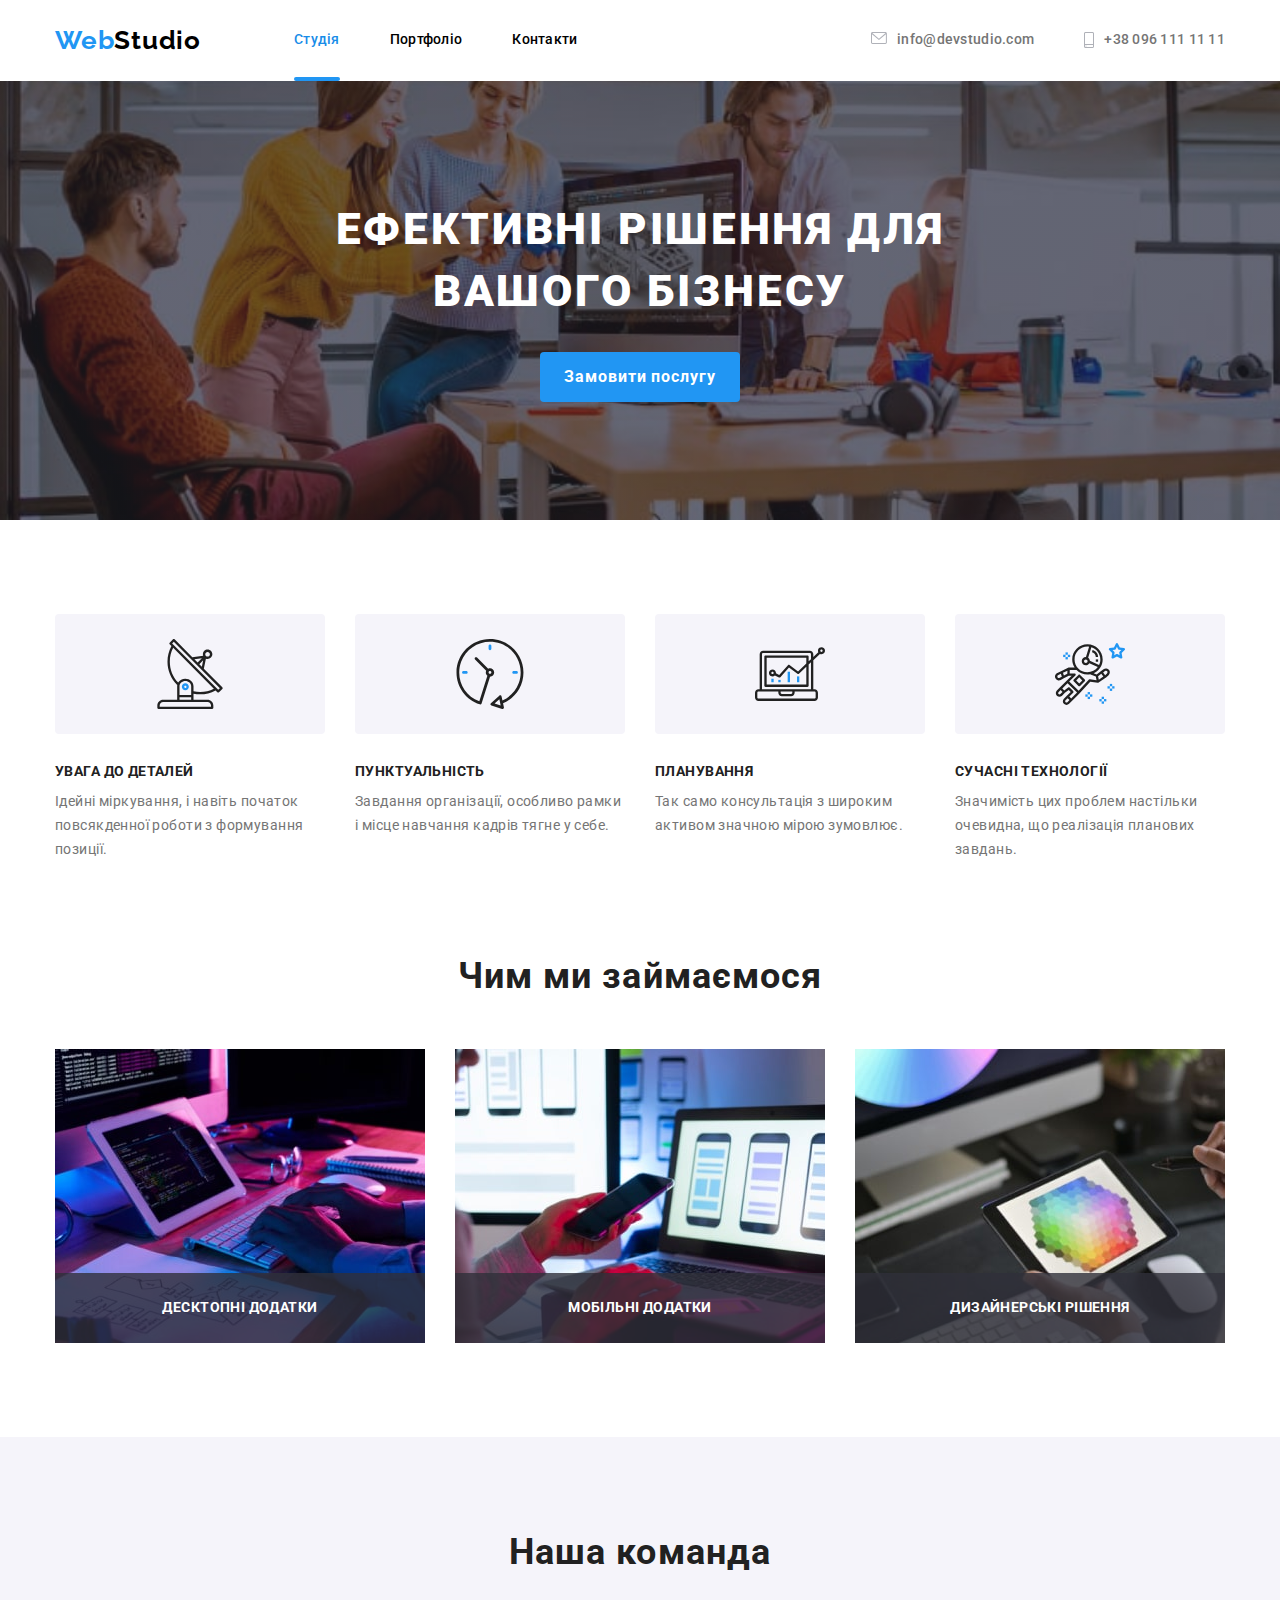
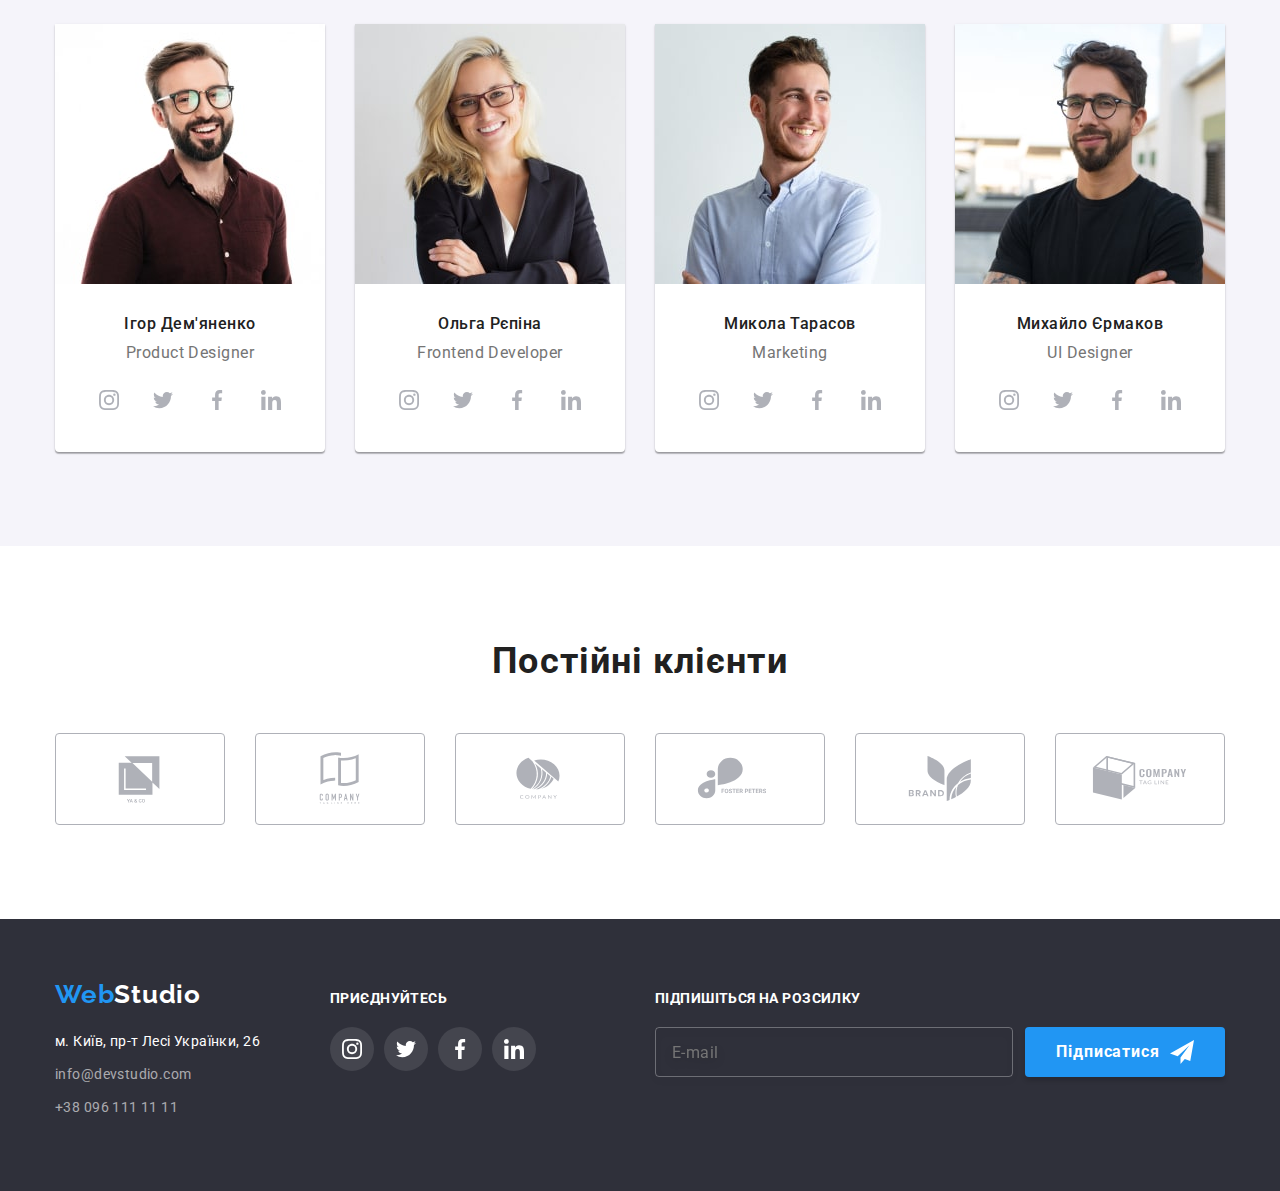
<file: index.html>
<!DOCTYPE html>
<html lang="uk">
<head>
    <meta charset="UTF-8">
    <meta http-equiv="X-UA-Compatible" content="IE=edge">
    <meta name="viewport" content="width=device-width, initial-scale=1.0">
    <link rel="preconnect" href="https://fonts.googleapis.com">
    <link rel="preconnect" href="https://fonts.gstatic.com" crossorigin>
    <link href="https://fonts.googleapis.com/css2?family=Roboto:wght@400;500;700;900&display=swap" rel="stylesheet">
    <link rel="preconnect" href="https://fonts.googleapis.com">
    <link rel="preconnect" href="https://fonts.gstatic.com" crossorigin>
    <link href="https://fonts.googleapis.com/css2?family=Raleway:wght@700&display=swap" rel="stylesheet">
    <title>WebStudio</title>
    <link rel="stylesheet" href="https://cdnjs.cloudflare.com/ajax/libs/modern-normalize/1.1.0/modern-normalize.min.css">
    <link rel="stylesheet" href="./css/main.min.css">
</head>
 <body>
    
<!-- Header -->

 <header>
    <div class="container-clients">
        <nav class="navigation">
            <a class="logo-navigation link" href="./index.html"><span class="logo-navigation__text">Web</span>Studio</a>
            <ul class="list-navigation list">
                <li class="item-navigation"><a class="item-navigation__link link active current" href="./index.html">Студія</a></li>
                <li class="item-navigation"><a class="item-navigation__link link" href="./portfolio.html">Портфоліо</a></li>
                <li class="item-navigation"><a class="item-navigation__link link" href="#contacts">Контакти</a></li>
            </ul>     
        </nav>
        <ul class="list-adress list link">
            <li class="item-adress"><a class="item-adress__link link" href="mailto:info@devstudio.com">
              <svg class="item-adress__icon" width="16" height="12">
        <use href="./img/icons.svg#icon-envelope"></use>
        </svg>
        info@devstudio.com</a>
            </li>
            <li class="item-adress"><a class="item-adress__phone link" href="tel:+380961111111">
              <svg class="item-adress__icon" width="10" height="16">
        <use href="./img/icons.svg#icon-smartphone"></use>
        </svg>
        +38 096 111 11 11</a></li>
        </ul>
      
      
        <button
          class="menu-toggle js-open-menu"
          aria-expanded="false"
          aria-controls="mobile-menu"
        >
          <svg width="40" height="40" fill="currentColor">
            <use href="./img/icons.svg#menu_40px"></use>
          </svg>
        </button>
      </div>

      <!-- Mobile menu -->
      <div class="menu-container js-menu-container" id="mobile-menu">
        <button class="menu-toggle js-close-menu">
          <svg
            class="menu-close-icon"
            width="40"
            height="40"
            fill="currentColor"
          >
            <use href="./img/icons.svg#close_40px"></use>
          </svg>
        </button>

        <ul class="mobile-menu list">
          <li class="mobile-menu-item">
            <a class="mobile-menu-link link current" href="./index.html">Студія</a>
          </li>
          <li class="mobile-menu-item">
            <a class="mobile-menu-link link" href="./portfolio.html">Портфоліо</a>
          </li>
          <li class="mobile-menu-item">
            <a class="mobile-menu-link link" href="/">Контакти</a>
          </li>
        </ul>
            <div style="margin-bottom: 80px"></div>
        <ul class="mobile-contact list">
          <li class="mobile-contact-item">
            <a href="tel:+380961111111" class="mobile-contact-phone link current"
              >+38 096 111 11 11</a
            >
          </li>
          <li class="mobile-contact-item">
            <a href="mailto:info@devstudio.com" class="mobile-contact-link link"
              >info@devstudio.com</a
            >
          </li>
        </ul>

        <ul class="mobile-social list">
          <li class="mobile-social-item">
            <a href="" class="mobile-social-link link">Instagram</a>
          </li>
          <li class="mobile-social-item">
            <a href="" class="mobile-social-link link">Twitter</a>
          </li>
          <li class="mobile-social-item">
            <a href="" class="mobile-social-link link">Facebook</a>
          </li>
          <li class="mobile-social-item">
            <a href="" class="mobile-social-link link">LinkedIn</a>
          </li>
        </ul>
      </div>
     </div>
 </header>

 <!--Main-->
 <main>
  <section class="hero">
    <div class="container-hero">
        <h1 class="hero__text">Ефективні рішення для вашого бізнесу</h1>
        <button type="button" class="button" data-modal-open>Замовити послугу</button>
    </div>
    
  </section>
 <!-- Client -->
 <section class="clients">
    <div class="container-clients">
        <h2 hidden>Переваги для кліентів</h2>
        <ul class="benefits list">
            
           <li class="list-benefits">
              <div class="item-benefits">
              <svg class="item-benefits__icon" width="70" height="70">
              <use href="./img/icons.svg#antenna"></use>
            </svg>
            </div>
                <h3 class="item-benefits__title">Увага до деталей</h3>
                <p class="item-benefits__text">Ідейні міркування, і навіть початок
                    повсякденної роботи з формування
                    позиції.</p>
            </li>

            <li class="list-benefits">
               <div class="item-benefits">
              <svg class="item-benefits__icon" width="70" height="70">
              <use href="./img/icons.svg#clock"></use>
            </svg>
            </div>
                <h3 class="item-benefits__title">Пунктуальність</h3>
                <p class="item-benefits__text">Завдання організації, особливо рамки і місце
                   навчання кадрів тягне у себе.</p>
            </li>

            <li class="list-benefits">
               <div class="item-benefits">
              <svg class="item-benefits__icon" width="70" height="70">
              <use href="./img/icons.svg#diagram"></use>
            </svg>
            </div>
                <h3 class="item-benefits__title">Планування</h3>
                <p class="item-benefits__text">Так само консультація з широким активом значною
                   мірою зумовлює.</p>
            </li>

            <li class="list-benefits">
              <div class="item-benefits">
              <svg class="item-benefits__icon" width="70" height="70">
              <use href="./img/icons.svg#astronaut"></use>
            </svg>
            </div>
                <h3 class="item-benefits__title">Сучасні технології</h3>
                <p class="item-benefits__text">Значимість цих проблем настільки очевидна,
                   що реалізація планових завдань.</p>
            </li>

        </ul>
    </div>
 </section>


<!-- Servises -->

 <section class="servises">
    <div class="container-hero">
        <h2 class="servises__text">Чим ми займаємося</h2>
        <ul class="list-servises list">
            <li class="item-servises"><img class="item-servises__image" src="./img/box1.jpg" alt="keyboard_Laptop" width="370" height="294">
            <h3 class="item-servises__text">Десктопні додатки</h3>
            </li>
            <li class="item-servises"><img class="item-servises__image" src="./img/box2.jpg" alt="phone_man_hand" width="370" height="294">
            <h3 class="item-servises__text">Мобільні додатки</h3>
            </li>
            <li class="item-servises"><img class="item-servises__image" src="./img/box3.jpg" alt="Laptop_rainbow" width="370" height="294">
            <h3 class="item-servises__text">Дизайнерські рішення</h3>
            </li>
        </ul>
    </div>
 </section>

 <!-- Team -->
 <section class="team clients">
    <div class="container-hero">
        <h2 class="servises__text">Наша команда</h2>
        <ul class="list-team list">
            <li class="item-team">
                <img 
                class="item-team__image" 
                src="./img/img1.jpg" 
                srcset="./img/team/img1_270.jpg 270w,
                        ./img/team/img1_354.jpg 354w,
                        ./img/team/img1_450.jpg 450w,
                        ./img/team/img1_540.jpg 540w,
                        ./img/team/img1_708.jpg 708w,
                        ./img/team/img1_900.jpg 900w"
                sizes="(min-width: 1200px) 270px, (min-width: 768px) 354px, (min-width: 480px) 450px, 100vw"        
                alt="Ігор Дем'яненко"
                loading="lazy"
                width="450" 
                height="460">
                <div class="item-team__text">
                    <h3 class="item-team__name">Ігор Дем'яненко</h3>
                    <p class="item-team__spot">Product Designer</p>
                    <ul class="list-card list">
                    <li class="item-card"><a href="" class="item-card__link link">
                    <svg class="item-card__icon" width="20" height="20">
                      <use href="./img/icons.svg#icon-instagram"></use>
                    </svg></a>
                  </li>
                    </a></li>
                    <li class="item-card"><a href="" class="item-card__link link">
                     <svg class="item-card__icon" width="20" height="20">
                      <use href="./img/icons.svg#icon-twitter"></use>
                      </svg>  
                    </a></li>
                    <li class="item-card"><a href="" class="item-card__link link">
                        <svg class="item-card__icon" width="20" height="20">
                      <use href="./img/icons.svg#icon-facebook"></use>
                      </svg>
                    </a></li>
                    <li class="item-card"><a href="" class="item-card__link link">
                        <svg class="item-card__icon" width="20" height="20">
                      <use href="./img/icons.svg#icon-linkedin"></use>
                      </svg></a></li>
                    </ul>
                </div>
            </li>
            <li class="item-team">
                <img 
                class="item-team__image" 
                src="./img/img2.jpg"
                srcset="./img/team/img2_270.jpg 270w,
                        ./img/team/img2_354.jpg 354w,
                        ./img/team/img2_450.jpg 450w,
                        ./img/team/img2_540.jpg 540w,
                        ./img/team/img2_708.jpg 708w,
                        ./img/team/img2_900.jpg 900w"
                sizes="(min-width: 1200px) 270px, (min-width: 768px) 354px, (min-width: 480px) 450px, 100vw"  
                alt="Ольга Рєпіна" 
                width="450" 
                height="460">
                <div class="item-team__text">
                    <h3 class="item-team__name">Ольга Рєпіна</h3>
                    <p class="item-team__spot">Frontend Developer</p>
                    <ul class="list-card list">
                        <li class="item-card"><a href="" class="item-card__link link">
                   <svg class="item-card__icon" width="20" height="20">
                      <use href="./img/icons.svg#icon-instagram"></use>
                    </svg></a>
                  </li>
                    </a></li>
                    <li class="item-card"><a href="" class="item-card__link link">
                     <svg class="item-card__icon" width="20" height="20">
                      <use href="./img/icons.svg#icon-twitter"></use>
                      </svg>  
                    </a></li>
                    <li class="item-card"><a href="" class="item-card__link link">
                        <svg class="item-card__icon" width="20" height="20">
                      <use href="./img/icons.svg#icon-facebook"></use>
                      </svg>
                    </a></li>
                    <li class="item-card"><a href="" class="item-card__link link">
                        <svg class="item-card__icon" width="20" height="20">
                      <use href="./img/icons.svg#icon-linkedin"></use>
                      </svg></a></li>
                    </ul>  
                </div>
            </li>
            <li class="item-team">
                <img 
                class="item-team__image" 
                src="./img/img3.jpg" 
                srcset="./img/team/img3_270.jpg 270w,
                        ./img/team/img3_354.jpg 354w,
                        ./img/team/img3_450.jpg 450w,
                        ./img/team/img3_540.jpg 540w,
                        ./img/team/img3_708.jpg 708w,
                        ./img/team/img3_900.jpg 900w"
                sizes="(min-width: 1200px) 270px, (min-width: 768px) 354px, (min-width: 480px) 450px, 100vw" 
                alt="Микола Тарасов" 
                width="450" 
                height="460">
                <div class="item-team__text">
                    <h3 class="item-team__name">Микола Тарасов</h3>
                    <p class="item-team__spot">Marketing</p>
                    <ul class="list-card list">
                        <li class="item-card"><a href="" class="item-card__link link">
                   <svg class="item-card__icon" width="20" height="20">
                      <use href="./img/icons.svg#icon-instagram"></use>
                    </svg></a>
                  </li>
                    </a></li>
                    <li class="item-card"><a href="" class="item-card__link link">
                     <svg class="item-card__icon" width="20" height="20">
                      <use href="./img/icons.svg#icon-twitter"></use>
                      </svg>  
                    </a></li>
                    <li class="item-card"><a href="" class="item-card__link link">
                        <svg class="item-card__icon" width="20" height="20">
                      <use href="./img/icons.svg#icon-facebook"></use>
                      </svg>
                    </a></li>
                    <li class="item-card"><a href="" class="item-card__link link">
                        <svg class="item-card__icon" width="20" height="20">
                      <use href="./img/icons.svg#icon-linkedin"></use>
                      </svg></a></li>
                    </ul>
                     </div>
            </li>
            <li class="item-team">
                <img 
                class="item-team__image" 
                src="./img/img4.jpg" 
                srcset="./img/team/img4_270.jpg 270w,
                        ./img/team/img4_354.jpg 354w,
                        ./img/team/img4_450.jpg 450w,
                        ./img/team/img4_540.jpg 540w,
                        ./img/team/img4_708.jpg 708w,
                        ./img/team/img4_900.jpg 900w"
                sizes="(min-width: 1200px) 270px, (min-width: 768px) 354px, (min-width: 480px) 450px, 100vw" 
                alt="Михайло Єрмаков" 
                width="450" 
                height="460">
                <div class="item-team__text">
                    <h3 class="item-team__name">Михайло Єрмаков</h3>
                    <p class="item-team__spot">UI Designer</p>
                    <ul class="list-card list">
                        <li class="item-card"><a href="" class="item-card__link link">
                   <svg class="item-card__icon" width="20" height="20">
                      <use href="./img/icons.svg#icon-instagram"></use>
                    </svg></a>
                  </li>
                    </a></li>
                    <li class="item-card"><a href="" class="item-card__link link">
                     <svg class="item-card__icon" width="20" height="20">
                      <use href="./img/icons.svg#icon-twitter"></use>
                      </svg>  
                    </a></li>
                    <li class="item-card"><a href="" class="item-card__link link">
                        <svg class="item-card__icon" width="20" height="20">
                      <use href="./img/icons.svg#icon-facebook"></use>
                      </svg>
                    </a></li>
                    <li class="item-card"><a href="" class="item-card__link link">
                        <svg class="item-card__icon" width="20" height="20">
                      <use href="./img/icons.svg#icon-linkedin"></use>
                      </svg></a></li>
                    </ul>
                </div>
            </li>
        </ul>
    </div>
 </section>


 <!-- Permanent Clients -->


 <section class="box clients">
  <div class="container-hero">
  <h2 class="servises__text">Постійні клієнти</h2>
  <ul class="list-box list">
    <li class="item-box">
      <a class="item-box__link link" href="">

        <svg class="item-box__icon" width="106" height="60">
        <use href="./img/icons.svg#icon-logo1"></use>
        </svg>

      </a>
    </li>
    <li class="item-box">
      <a class="item-box__link link" href="">

      <svg class="item-box__icon" width="106" height="60">
        <use href="./img/icons.svg#icon-logo2"></use>
        </svg>

      </a>
    </li>
    <li class="item-box">
      <a class="item-box__link link" href="">

        <svg class="item-box__icon" width="106" height="60">
        <use href="./img/icons.svg#icon-logo3"></use>
        </svg>

      </a>
    </li>
    <li class="item-box">
      <a class="item-box__link link" href="">

        <svg class="item-box__icon" width="106" height="60">
        <use href="./img/icons.svg#icon-logo4"></use>
        </svg>

      </a>
    </li>
    <li class="item-box">
      <a class="item-box__link link" href="">

        <svg class="item-box__icon" width="106" height="60">
        <use href="./img/icons.svg#icon-logo5"></use>
        </svg>

      </a>
    </li>
    <li class="item-box">
      <a class="item-box__link link" href="">

        <svg class="item-box__icon" width="106" height="60">
        <use href="./img/icons.svg#icon-logo6"></use>
        </svg>

      </a>
    </li>
  </ul>
  </div>
 </section>
 </main>


 <!-- Footer -->
 <footer>
    <div class="footer container-hero clients">
      <div class="list-footer">
    <a class="logo-footer link" href="./index.html"><span class="logo-navigation__text">Web</span>Studio</a>
    <address class="adress">
        <ul class="list-footer__adress list">
            
            <li class="list-adress__item" id="contacts"><a class="list-adress__link link" target="_blank" rel="noopener noreferrer nofollow"
                    href="https://goo.gl/maps/8ZdvYXHcTq7ifbDh6">
                    м. Київ, пр-т Лесі Українки, 26</a>
            </li>
            
            <li class="list-adress__item"><a class="list-adress__mail link"
                    href="mailto:info@devstudio.com">info@devstudio.com</a>
            </li>
            
            <li class="list-adress__item"><a class="list-adress__phone link" href="tel:+380961111111">+38 096 111 11 11</a>
            </li>  
        </ul>
    </address>
    </div>


    <div class="joinus">
      <ul class="list-joinus list">
        <li class="list-joinus__text">Приєднуйтесь</li>
        <li>
          <ul class="list-social list">
            <li class="list-social__item"><a class="list-social__link link" href="">
              <svg class="list-social__icon" width="20" height="20">
                      <use href="./img/icons.svg#icon-instagram"></use>
                    </svg>
            </a></li>
            <li class="list-social__item"><a class="list-social__link link" href="">
              <svg class="list-social__icon" width="20" height="20">
                      <use href="./img/icons.svg#icon-twitter"></use>
                    </svg>
            </a></li>
            <li class="list-social__item"><a class="list-social__link link" href="">
              <svg class="list-social__icon" width="20" height="20">
                      <use href="./img/icons.svg#icon-facebook"></use>
                    </svg>
            </a></li>
            <li class="list-social__item"><a class="list-social__link link" href="">
              <svg class="list-social__icon" width="20" height="20">
                      <use href="./img/icons.svg#icon-linkedin"></use>
                    </svg>
            </a></li>
          </ul>
        </li>
      </ul>
    </div>
    
        <!-- Subscribe -->
    <div class="footer-form">
      <form name="sub_form" class="form">
        <p class="list-joinus__text">Підпишіться на розсилку</p>
        <div class="send-form">
          <label for="send" class="send-form__label">
            <input type="email" name="email_input" class="send-form__input" placeholder="E-mail" id="send">
          </label>
            <button type="submit" class="send-form__button" data-modal-open>
              Підписатися
              <svg class="send-form__icon" width="24" height="24">
                      <use href="./img/icons.svg#icon-send"></use>
                    </svg>
              </button>
            
        </div>
        </form> 
    </div> 
    </div>
 </footer>
<!-- Modal window -->
<div class="modal-backdrop is-hidden" data-modal>
      <div class="modal">
        <button type="button" class="modal-btn" data-modal-close>
        <svg class="modal-icon" width="18" height="18">
        <use href="./img/icons.svg#icon-cancel-circle"></use>
        </svg>
      </button>

  
    <p class="par_txt">Залиште свої дані, ми вам передзвонимо</h3> 
    <form>
      <div class="modal_forms">
        <span class="span_name">Ім'я</span>
          <label for="user_name" class="forms_label">
            <input type="text" name="user_name" required placeholder id="user_name" class="forms_input" minlength="3">
            <svg class="icon_form">
              <use href="./img/icons.svg#icon-person"></use>
            </svg>
          </label>
      </div>
      <div class="modal_forms">
        <span class="span_name">Телефон</span>
        <label for="user_phone" class="forms_label">
          <input type="text" name="user_phone" required placeholder id="user_phone" class="forms_input" minlength="3">
          <svg class="icon_form">
              <use href="./img/icons.svg#icon-phone"></use>
            </svg>
        </label>
      </div>
      <div class="modal_forms">
        <span class="span_name">Пошта</span>
        <label for="user_mail" class="forms_label">
          <input type="text" name="user_mail" required placeholder id="user_mail" class="forms_input" minlength="3">
          <svg class="icon_form">
              <use href="./img/icons.svg#icon-mail"></use>
            </svg>
        </label>
      </div>
      <div class="commitl">
         <span class="span_name">Коментар</span>
          <label for="commit">
            <textarea name="commit" 
            placeholder="Введіть текст"
            id="commit" 
            class="commits"
            rows="8"
            ></textarea>
          </label>
      </div>
      <div>
        <label for="soglasie" class="soglasie">
          <input 
          type="checkbox"
          name="mail"
          id="soglasie"
          class="sogl_check"
          required >
          
          <span class="checkbox_icon"></span>
          <span class="agree">Погоджуюся з розсилкою та приймаю</span> 
          <a href="#" class="soglasie_link">Умови договору</a>
        </label>
      </div>
      <button class="modal_form_btn" type="submit" data-modal-open>
        <span class="modal_form_txt">Відправити</span>
      </button>
    </form>
  </div>
</div>
<script defer src="js/mobile-menu.js"></script>
 <script src="./js/modal.js"></script>
 </body>
</html>
</file>
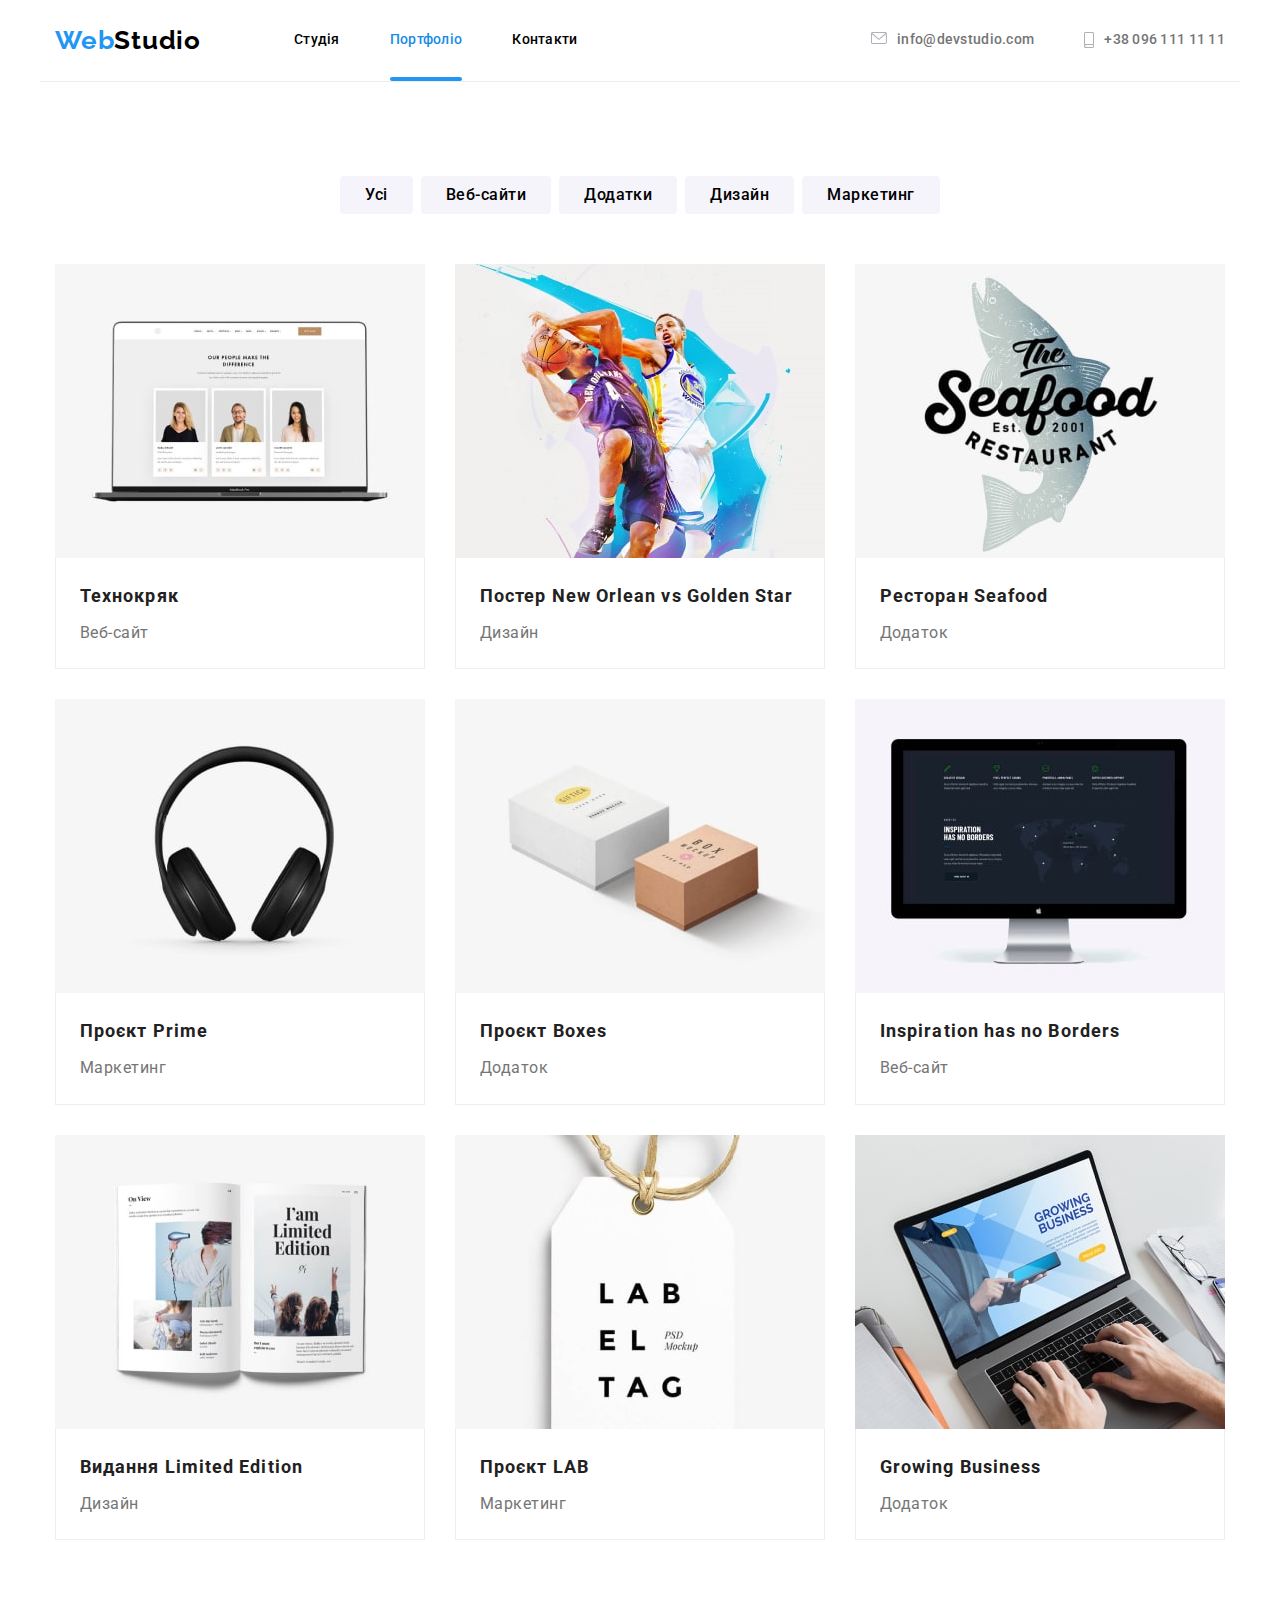
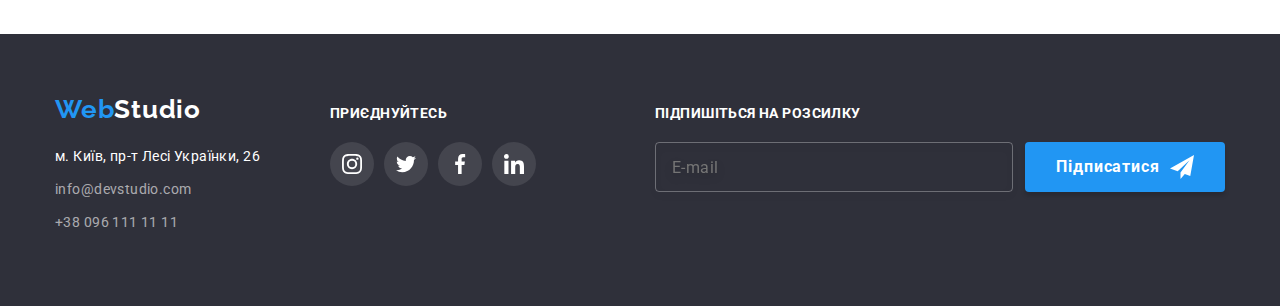
<file: portfolio.html>
<!DOCTYPE html>
<html lang="uk">
  <head>
    <meta charset="UTF-8" />
    <meta http-equiv="X-UA-Compatible" content="IE=edge" />
    <meta name="viewport" content="width=device-width, initial-scale=1.0" />
    <link rel="preconnect" href="https://fonts.googleapis.com" />
    <link rel="preconnect" href="https://fonts.gstatic.com" crossorigin />
    <link
      href="https://fonts.googleapis.com/css2?family=Roboto:wght@400;500;700;900&display=swap"
      rel="stylesheet"
    />
    <link rel="preconnect" href="https://fonts.googleapis.com" />
    <link rel="preconnect" href="https://fonts.gstatic.com" crossorigin />
    <link
      href="https://fonts.googleapis.com/css2?family=Raleway:wght@700&display=swap"
      rel="stylesheet"
    />
    <title>Portfolio</title>
    <link
      rel="stylesheet"
      href="https://cdnjs.cloudflare.com/ajax/libs/modern-normalize/1.1.0/modern-normalize.min.css"
    />
    <link rel="stylesheet" href="./css/main.min.css" />
  </head>
  <body>
 <!-- Header -->

 <header>
    <div class="container-clients line">
        <nav class="navigation">
            <a class="logo-navigation link" href="./index.html"><span class="logo-navigation__text">Web</span>Studio</a>
            <ul class="list-navigation list">
                <li class="item-navigation"><a class="item-navigation__link link" href="./index.html">Студія</a></li>
                <li class="item-navigation"><a class="item-navigation__link link active current" href="./portfolio.html">Портфоліо</a></li>
                <li class="item-navigation"><a class="item-navigation__link link" href="#contacts">Контакти</a></li>
            </ul>     
        </nav>
        <ul class="list-adress list link">
            <li class="item-adress"><a class="item-adress__link link" href="mailto:info@devstudio.com">
              <svg class="item-adress__icon" width="16" height="12">
        <use href="./img/icons.svg#icon-envelope"></use>
        </svg>
        info@devstudio.com</a>
            </li>
            <li class="item-adress"><a class="item-adress__phone link" href="tel:+380961111111">
              <svg class="item-adress__icon" width="10" height="16">
        <use href="./img/icons.svg#icon-smartphone"></use>
        </svg>
        +38 096 111 11 11</a></li>
        </ul>
      
      
        <button
          class="menu-toggle js-open-menu"
          aria-expanded="false"
          aria-controls="mobile-menu"
        >
          <svg width="40" height="40" fill="currentColor">
            <use href="./img/icons.svg#menu_40px"></use>
          </svg>
        </button>
      </div>

      <!-- Mobile menu -->
      <div class="menu-container js-menu-container" id="mobile-menu">
        <button class="menu-toggle js-close-menu">
          <svg
            class="menu-close-icon"
            width="40"
            height="40"
            fill="currentColor"
          >
            <use href="./img/icons.svg#close_40px"></use>
          </svg>
        </button>

        <ul class="mobile-menu list">
          <li class="mobile-menu-item">
            <a class="mobile-menu-link link" href="./index.html">Студія</a>
          </li>
          <li class="mobile-menu-item">
            <a class="mobile-menu-link link current" href="./portfolio.html">Портфоліо</a>
          </li>
          <li class="mobile-menu-item">
            <a class="mobile-menu-link link" href="/">Контакти</a>
          </li>
        </ul>
            <div style="margin-bottom: 80px"></div>
        <ul class="mobile-contact list">
          <li class="mobile-contact-item">
            <a href="tel:+380961111111" class="mobile-contact-link link current"
              >+38 096 111 11 11</a
            >
          </li>
          <li class="mobile-contact-item">
            <a href="mailto:info@devstudio.com" class="mobile-contact-link link"
              >info@devstudio.com</a
            >
          </li>
        </ul>

        <ul class="mobile-social list">
          <li class="mobile-social-item">
            <a href="" class="mobile-social-link link">Instagram</a>
          </li>
          <li class="mobile-social-item">
            <a href="" class="mobile-social-link link">Twitter</a>
          </li>
          <li class="mobile-social-item">
            <a href="" class="mobile-social-link link">Facebook</a>
          </li>
          <li class="mobile-social-item">
            <a href="" class="mobile-social-link link">LinkedIn</a>
          </li>
        </ul>
      </div>
     </div>
 </header>

    <!--Main-->
    <main>
      <!-- Progect-->
      <section class="progect container-hero clients">
        <h1 hidden>Наші роботи</h1>
        <ul class="list-progect list">
          <li class="list-progect__item">
            <button
              type="button"
              class="list-progect__button container__button"
            >
              Усі
            </button>
          </li>
          <li class="list-progect__item">
            <button
              type="button"
              class="list-progect__button container__button"
            >
              Веб-сайти
            </button>
          </li>
          <li class="list-progect__item">
            <button
              type="button"
              class="list-progect__button container__button"
            >
              Додатки
            </button>
          </li>
          <li class="list-progect__item">
            <button
              type="button"
              class="list-progect__button container__button"
            >
              Дизайн
            </button>
          </li>
          <li class="list-progect__item">
            <button
              type="button"
              class="list-progect__button container__button"
            >
              Маркетинг
            </button>
          </li>
        </ul>

        <!--Images-->
        <ul class="cards list">
          <li class="list-cards">
            <a class="list-cards__link link" href="#">
              <div class="hidden">
                <img
                  class="list-cards__link--hidden link"
                  src="./img/portfolio/img1_450.jpg"
                  alt="laptop"
                  width="100%"
                  height="294"
                  loading="lazy"
                  srcset="
                      ./img/portfolio/img1_370.jpg 370w,
                      ./img/portfolio/img1_354.jpg 354w,
                      ./img/portfolio/img1_450.jpg 450w,
                      ./img/portfolio/img1_708.jpg 708w,
                      ./img/portfolio/img1_740.jpg 740w,
                      ./img/portfolio/img1_900.jpg 900w
                    "
                    sizes="(min-width: 1200px) 370px, (min-width: 768px) 354px, (min-width: 480px) 450px, 100vw"
                />
                <div class="list-cards__description--hidden">
                  <p class="list-cards__text--hidden">
                    Ресурс пропонує комплексні пропозиції з різним рівнем
                    функціоналу та сервісів. Все це дозволить відвідувачу
                    отримати вичерпні відомості про компанію чи приватну особу.
                  </p>
                </div>
              </div>
              <div class="list-cards__box container-cards">
                <h2 class="list-cards__title">Технокряк</h2>
                <p class="list-cards__description">Веб-сайт</p>
                
              </div>
            </a>
          </li>
          <li class="list-cards">
            <a class="list-cards__link link" href="#">
              <div class="hidden">
                <img
                  class="list-cards__link--hidden"
                  src="./img/portfolio/img2_450.jpg"
                  alt="basketball"
                  width="100%"
                  height="294"
                  loading="lazy"
                  srcset="
                      ./img/portfolio/img2_370.jpg 370w,
                      ./img/portfolio/img2_354.jpg 354w,
                      ./img/portfolio/img2_450.jpg 450w,
                      ./img/portfolio/img2_708.jpg 708w,
                      ./img/portfolio/img2_740.jpg 740w,
                      ./img/portfolio/img2_900.jpg 900w
                    "
                    sizes="(min-width: 1200px) 370px, (min-width: 768px) 354px, (min-width: 480px) 450px, 100vw"
                />
                <div class="list-cards__description--hidden">
                  <p class="list-cards__text--hidden">
                    Ресурс пропонує комплексні пропозиції з різним рівнем
                    функціоналу та сервісів. Все це дозволить відвідувачу
                    отримати вичерпні відомості про компанію чи приватну особу.
                  </p>
                </div>
              </div>

              <div class="list-cards__box container-cards">
                <h2 class="list-cards__title">
                  Постер New Orlean vs Golden Star
                </h2>
                <p class="list-cards__description">Дизайн</p>
              </div>
            </a>
          </li>
          <li class="list-cards">
            <a class="list-cards__link link" href="#">
              <div class="hidden">
                <img
                  class="list-cards__link--hidden"
                  src="./img/portfolio/img3_450.jpg"
                  alt="Seafood"
                  width="100%"
                  height="294"
                  loading="lazy"
                  srcset="
                      ./img/portfolio/img3_370.jpg 370w,
                      ./img/portfolio/img3_354.jpg 354w,
                      ./img/portfolio/img3_450.jpg 450w,
                      ./img/portfolio/img3_708.jpg 708w,
                      ./img/portfolio/img3_740.jpg 740w,
                      ./img/portfolio/img3_900.jpg 900w
                    "
                    sizes="(min-width: 1200px) 370px, (min-width: 768px) 354px, (min-width: 480px) 450px, 100vw"
                />
                <div class="list-cards__description--hidden">
                  <p class="list-cards__text--hidden">
                    Ресурс пропонує комплексні пропозиції з різним рівнем
                    функціоналу та сервісів. Все це дозволить відвідувачу
                    отримати вичерпні відомості про компанію чи приватну особу.
                  </p>
                </div>
              </div>
              <div class="list-cards__box container-cards">
                <h2 class="list-cards__title">Ресторан Seafood</h2>
                <p class="list-cards__description">Додаток</p>
              </div>
            </a>
          </li>
          <li class="list-cards">
            <a class="list-cards__link link" href="#">
              <div class="hidden">
                <img
                  class="list-cards__link--hidden"
                  src="./img/portfolio/img4_450.jpg"
                  alt="hearphones"
                  width="100%"
                  height="294"
                  loading="lazy"
                  srcset="
                      ./img/portfolio/img4_370.jpg 370w,
                      ./img/portfolio/img4_354.jpg 354w,
                      ./img/portfolio/img4_450.jpg 450w,
                      ./img/portfolio/img4_708.jpg 708w,
                      ./img/portfolio/img4_740.jpg 740w,
                      ./img/portfolio/img4_900.jpg 900w
                    "
                    sizes="(min-width: 1200px) 370px, (min-width: 768px) 354px, (min-width: 480px) 450px, 100vw"
                />
                <div class="list-cards__description--hidden">
                  <p class="list-cards__text--hidden">
                    Ресурс пропонує комплексні пропозиції з різним рівнем
                    функціоналу та сервісів. Все це дозволить відвідувачу
                    отримати вичерпні відомості про компанію чи приватну особу.
                  </p>
                </div>
              </div>

              <div class="list-cards__box container-cards">
                <h2 class="list-cards__title">Проєкт Prime</h2>
                <p class="list-cards__description">Маркетинг</p>
              </div>
            </a>
          </li>
          <li class="list-cards">
            <a class="list-cards__link link" href="#">
              <div class="hidden">
                <img
                  class="list-cards__link--hidden"
                  src="./img/portfolio/img5_450.jpg"
                  alt="Boxes"
                  width="100%"
                  height="294"
                  loading="lazy"
                  srcset="
                      ./img/portfolio/img5_370.jpg 370w,
                      ./img/portfolio/img5_354.jpg 354w,
                      ./img/portfolio/img5_450.jpg 450w,
                      ./img/portfolio/img5_708.jpg 708w,
                      ./img/portfolio/img5_740.jpg 740w,
                      ./img/portfolio/img5_900.jpg 900w
                    "
                    sizes="(min-width: 1200px) 370px, (min-width: 768px) 354px, (min-width: 480px) 450px, 100vw"
                />
                <div class="list-cards__description--hidden">
                  <p class="list-cards__text--hidden">
                    Ресурс пропонує комплексні пропозиції з різним рівнем
                    функціоналу та сервісів. Все це дозволить відвідувачу
                    отримати вичерпні відомості про компанію чи приватну особу.
                  </p>
                </div>
              </div>

              <div class="list-cards__box container-cards">
                <h2 class="list-cards__title">Проєкт Boxes</h2>
                <p class="list-cards__description">Додаток</p>
              </div>
            </a>
          </li>
          <li class="list-cards">
            <a class="list-cards__link link" href="#">
              <div class="hidden">
                <img
                  class="list-cards__link--hidden"
                  src="./img/portfolio/img6_450.jpg"
                  alt="Monitor"
                  width="100%"
                  height="294"
                  loading="lazy"
                  srcset="
                      ./img/portfolio/img6_370.jpg 370w,
                      ./img/portfolio/img6_354.jpg 354w,
                      ./img/portfolio/img6_450.jpg 450w,
                      ./img/portfolio/img6_708.jpg 708w,
                      ./img/portfolio/img6_740.jpg 740w,
                      ./img/portfolio/img6_900.jpg 900w
                    "
                    sizes="(min-width: 1200px) 370px, (min-width: 768px) 354px, (min-width: 480px) 450px, 100vw"
                />
                <div class="list-cards__description--hidden">
                  <p class="list-cards__text--hidden">
                    Ресурс пропонує комплексні пропозиції з різним рівнем
                    функціоналу та сервісів. Все це дозволить відвідувачу
                    отримати вичерпні відомості про компанію чи приватну особу.
                  </p>
                </div>
              </div>

              <div class="list-cards__box container-cards">
                <h2 class="list-cards__title">Inspiration has no Borders</h2>
                <p class="list-cards__description">Веб-сайт</p>
              </div>
            </a>
          </li>
          <li class="list-cards">
            <a class="list-cards__link link" href="#">
              <div class="hidden">
                <img
                  class="list-cards__link--hidden"
                  src="./img/portfolio/img7_450.jpg"
                  alt="Journal"
                  width="100%"
                  height="294"
                  loading="lazy"
                  srcset="
                      ./img/portfolio/img7_370.jpg 370w,
                      ./img/portfolio/img7_354.jpg 354w,
                      ./img/portfolio/img7_450.jpg 450w,
                      ./img/portfolio/img7_708.jpg 708w,
                      ./img/portfolio/img7_740.jpg 740w,
                      ./img/portfolio/img7_900.jpg 900w
                    "
                    sizes="(min-width: 1200px) 370px, (min-width: 768px) 354px, (min-width: 480px) 450px, 100vw"
                />
                <div class="list-cards__description--hidden">
                  <p class="list-cards__text--hidden">
                    Ресурс пропонує комплексні пропозиції з різним рівнем
                    функціоналу та сервісів. Все це дозволить відвідувачу
                    отримати вичерпні відомості про компанію чи приватну особу.
                  </p>
                </div>
              </div>

              <div class="list-cards__box container-cards">
                <h2 class="list-cards__title">Видання Limited Edition</h2>
                <p class="list-cards__description">Дизайн</p>
              </div>
            </a>
          </li>
          <li class="list-cards">
            <a class="list-cards__link link" href="#">
              <div class="hidden">
                <img
                  class="list-cards__link--hidden"
                  src="./img/portfolio/img8_450.jpg"
                  alt="Tag"
                  width="100%"
                  height="294"
                  loading="lazy"
                  srcset="
                      ./img/portfolio/img8_370.jpg 370w,
                      ./img/portfolio/img8_354.jpg 354w,
                      ./img/portfolio/img8_450.jpg 450w,
                      ./img/portfolio/img8_708.jpg 708w,
                      ./img/portfolio/img8_740.jpg 740w,
                      ./img/portfolio/img8_900.jpg 900w
                    "
                    sizes="(min-width: 1200px) 370px, (min-width: 768px) 354px, (min-width: 480px) 450px, 100vw"
                />
                <div class="list-cards__description--hidden">
                  <p class="list-cards__text--hidden">
                    Ресурс пропонує комплексні пропозиції з різним рівнем
                    функціоналу та сервісів. Все це дозволить відвідувачу
                    отримати вичерпні відомості про компанію чи приватну особу.
                  </p>
                </div>
              </div>

              <div class="list-cards__box container-cards">
                <h2 class="list-cards__title">Проєкт LAB</h2>
                <p class="list-cards__description">Маркетинг</p>
              </div>
            </a>
          </li>
          <li class="list-cards">
            <a class="list-cards__link link" href="#">
              <div class="hidden">
                <img
                  class="list-cards__link--hidden"
                  src="./img/portfolio/img9_450.jpg"
                  alt="Notebook"
                  width="100%"
                  height="294"
                  loading="lazy"
                  srcset="
                      ./img/portfolio/img9_370.jpg 370w,
                      ./img/portfolio/img9_354.jpg 354w,
                      ./img/portfolio/img9_450.jpg 450w,
                      ./img/portfolio/img9_708.jpg 708w,
                      ./img/portfolio/img9_740.jpg 740w,
                      ./img/portfolio/img9_900.jpg 900w
                    "
                    sizes="(min-width: 1200px) 370px, (min-width: 768px) 354px, (min-width: 480px) 450px, 100vw"
                />
                <div class="list-cards__description--hidden">
                  <p class="list-cards__text--hidden">
                    Ресурс пропонує комплексні пропозиції з різним рівнем
                    функціоналу та сервісів. Все це дозволить відвідувачу
                    отримати вичерпні відомості про компанію чи приватну особу.
                  </p>
                </div>
              </div>

              <div class="list-cards__box container-cards">
                <h2 class="list-cards__title">Growing Business</h2>
                <p class="list-cards__description">Додаток</p>
              </div>
            </a>
          </li>
        </ul>
      </section>
    </main>

    <!-- Footer -->
 <footer>
    <div class="footer container-hero clients">
      <div class="list-footer">
    <a class="logo-footer link" href="./index.html"><span class="logo-navigation__text">Web</span>Studio</a>
    <address class="adress">
        <ul class="list-footer__adress list">
            
            <li class="list-adress__item" id="contacts"><a class="list-adress__link link" target="_blank" rel="noopener noreferrer nofollow"
                    href="https://goo.gl/maps/8ZdvYXHcTq7ifbDh6">
                    м. Київ, пр-т Лесі Українки, 26</a>
            </li>
            
            <li class="list-adress__item"><a class="list-adress__mail link"
                    href="mailto:info@devstudio.com">info@devstudio.com</a>
            </li>
            
            <li class="list-adress__item"><a class="list-adress__phone link" href="tel:+380961111111">+38 096 111 11 11</a>
            </li>  
        </ul>
    </address>
    </div>


    <div class="joinus">
      <ul class="list-joinus list">
        <li class="list-joinus__text">Приєднуйтесь</li>
        <li>
          <ul class="list-social list">
            <li class="list-social__item"><a class="list-social__link link" href="">
              <svg class="list-social__icon" width="20" height="20">
                      <use href="./img/icons.svg#icon-instagram"></use>
                    </svg>
            </a></li>
            <li class="list-social__item"><a class="list-social__link link" href="">
              <svg class="list-social__icon" width="20" height="20">
                      <use href="./img/icons.svg#icon-twitter"></use>
                    </svg>
            </a></li>
            <li class="list-social__item"><a class="list-social__link link" href="">
              <svg class="list-social__icon" width="20" height="20">
                      <use href="./img/icons.svg#icon-facebook"></use>
                    </svg>
            </a></li>
            <li class="list-social__item"><a class="list-social__link link" href="">
              <svg class="list-social__icon" width="20" height="20">
                      <use href="./img/icons.svg#icon-linkedin"></use>
                    </svg>
            </a></li>
          </ul>
        </li>
      </ul>
    </div>
    
        <!-- Subscribe -->
    <div class="footer-form">
      <form name="sub_form" class="form">
        <p class="list-joinus__text">Підпишіться на розсилку</p>
        <div class="send-form">
          <label for="send" class="send-form__label">
            <input type="email" name="email_input" class="send-form__input" placeholder="E-mail" id="send">
          </label>
            <button type="submit" class="send-form__button" data-modal-open>
              Підписатися
              <svg class="send-form__icon" width="24" height="24">
                      <use href="./img/icons.svg#icon-send"></use>
                    </svg>
              </button>
        </div>
        </form> 
    </div> 
    </div>
 </footer>

 <script defer src="js/mobile-menu.js"></script>
  </body>
</html>
</file>
<file: css/main.min.css>
.redcon{outline:solid 1px red}html{-webkit-box-sizing:border-box;box-sizing:border-box}*,*::before,*::after{-webkit-box-sizing:inherit;box-sizing:inherit}.list{list-style:none;margin-top:0;margin-bottom:0}.link{text-decoration:none}.current{color:#188ce8}.link.current{color:#188ce8}body{color:#212121;font-family:"Roboto",sans-serif}h2,h3,p{margin-top:0;margin-bottom:0}.container-clients{padding-left:15px;padding-right:15px;margin-left:auto;margin-right:auto;width:100%}@media screen and (min-width: 480px){.container-clients{display:-webkit-box;display:-ms-flexbox;display:flex;margin-left:auto;width:480px}}@media screen and (min-width: 768px){.container-clients{display:-webkit-box;display:-ms-flexbox;display:flex;-webkit-box-align:center;-ms-flex-align:center;align-items:center;width:768px}}@media screen and (min-width: 1200px){.container-clients{-webkit-box-align:center;-ms-flex-align:center;align-items:center;display:-webkit-box;display:-ms-flexbox;display:flex;width:1200px}}.container-hero{padding-left:15px;padding-right:15px;margin-left:auto;margin-right:auto}@media screen and (min-width: 480px){.container-hero{width:480px}}@media screen and (min-width: 768px){.container-hero{width:768px}}@media screen and (min-width: 1200px){.container-hero{width:1200px}}.container__button{padding:6px 25px}.container-cards{padding:20px 24px}.clients{padding-top:60px;padding-bottom:60px}@media screen and (min-width: 1200px){.clients{padding-top:94px;padding-bottom:94px}}.container__lines{outline:solid 1px red;-webkit-box-sizing:border-box;box-sizing:border-box;height:40px;width:40px;margin-left:auto}.list-container__lines{content:"";width:24px;height:2.67px;background-color:#000;margin-bottom:4px}.menu-container{display:-webkit-box;display:-ms-flexbox;display:flex;-webkit-box-orient:vertical;-webkit-box-direction:normal;-ms-flex-direction:column;flex-direction:column;-webkit-box-pack:justify;-ms-flex-pack:justify;justify-content:space-between;position:fixed;top:0;left:0;width:100vw;height:100vh;padding:48px 40px;background-color:#fff;z-index:999;overflow-y:scroll;-webkit-transform:translateX(200%);transform:translateX(200%);-webkit-transition:-webkit-transform 250ms cubic-bezier(0.4, 0, 0.2, 1);transition:-webkit-transform 250ms cubic-bezier(0.4, 0, 0.2, 1);transition:transform 250ms cubic-bezier(0.4, 0, 0.2, 1);transition:transform 250ms cubic-bezier(0.4, 0, 0.2, 1), -webkit-transform 250ms cubic-bezier(0.4, 0, 0.2, 1)}.menu-container.is-open{-webkit-transform:translateX(0);transform:translateX(0)}.menu-container .menu-toggle{position:absolute;top:16px;right:18px}.menu-toggle{min-height:40px;min-width:40px;display:-webkit-box;display:-ms-flexbox;display:flex;-webkit-box-align:center;-ms-flex-align:center;align-items:center;-webkit-box-pack:center;-ms-flex-pack:center;justify-content:center;margin:0;padding:0;fill:#212121;background-color:rgba(0,0,0,0);cursor:pointer;border:none;border-radius:50%;outline:none;-webkit-transition:color 250ms cubic-bezier(0.4, 0, 0.2, 1);transition:color 250ms cubic-bezier(0.4, 0, 0.2, 1)}.menu-toggle:hover .burger-icon,.menu-toggle:focus .burger-icon{fill:#2196f3}.menu-toggle:hover .menu-close-icon,.menu-toggle:focus .menu-close-icon{fill:#2196f3}@media screen and (max-width: 767.98px){.menu-toggle{margin-left:auto}}@media screen and (min-width: 768px){.menu-toggle{display:none}}ul{padding-left:0}.mobile-menu-link{display:block;font-weight:500;font-size:40px;line-height:1.17;letter-spacing:.02em;color:#212121}.mobile-menu-link:hover,.mobile-menu-link:focus{color:#2196f3}.mobile-menu-item:not(:last-child){margin-bottom:32px}.mobile-contact-item:not(:last-child){margin-bottom:32px}.mobile-contact-phone{font-weight:500;font-size:34px;line-height:1.17;letter-spacing:.02em;color:#757575}.mobile-contact-phone:hover,.mobile-contact-phone:focus{color:#2196f3}.mobile-contact-link{font-weight:500;font-size:24px;line-height:1.17;letter-spacing:.02em;color:#757575}.mobile-contact-link:hover,.mobile-contact-link:focus{color:#2196f3}.mobile-tel{color:#2196f3}.mobile-social{display:-webkit-box;display:-ms-flexbox;display:flex;-ms-flex-wrap:wrap;flex-wrap:wrap;row-gap:10px;margin-top:64px}.mobile-social-link{font-weight:500;font-size:18px;line-height:1.22;letter-spacing:.02em;color:#2196f3}.mobile-social-item+.mobile-social-item{margin-left:10px}.mobile-social-item{position:relative}.mobile-social-item:not(:last-child){margin-right:10px}.mobile-social-item:not(:last-child)::after{content:"";position:absolute;right:-20px;bottom:10px;width:22px;height:1px;border-radius:1px;background-color:rgba(33,33,33,.2);-webkit-transform:rotate(90deg);transform:rotate(90deg)}.currentPage-mob{color:#2196f3}.list-progect__button{color:#000;background-color:#f5f4fa;cursor:pointer;font-weight:500;font-size:16px;line-height:1.63;text-align:center;letter-spacing:.03em;border-radius:4px;border:none;font-family:inherit;-webkit-transition:background-color 250ms cubic-bezier(0.4, 0, 0.2, 1),color 250ms cubic-bezier(0.4, 0, 0.2, 1);transition:background-color 250ms cubic-bezier(0.4, 0, 0.2, 1),color 250ms cubic-bezier(0.4, 0, 0.2, 1)}.list-progect__button:hover,.list-progect__button:focus,.list-progect__button .active-button{color:#fff;background-color:#2196f3;-webkit-box-shadow:0px 3px 1px rgba(0,0,0,.1),0px 1px 2px rgba(0,0,0,.08),0px 2px 2px rgba(0,0,0,.12);box-shadow:0px 3px 1px rgba(0,0,0,.1),0px 1px 2px rgba(0,0,0,.08),0px 2px 2px rgba(0,0,0,.12);-webkit-transition:background-color 250ms cubic-bezier(0.4, 0, 0.2, 1),color 250ms cubic-bezier(0.4, 0, 0.2, 1),-webkit-box-shadow 250ms cubic-bezier(0.4, 0, 0.2, 1);transition:background-color 250ms cubic-bezier(0.4, 0, 0.2, 1),color 250ms cubic-bezier(0.4, 0, 0.2, 1),-webkit-box-shadow 250ms cubic-bezier(0.4, 0, 0.2, 1);transition:background-color 250ms cubic-bezier(0.4, 0, 0.2, 1),color 250ms cubic-bezier(0.4, 0, 0.2, 1),box-shadow 250ms cubic-bezier(0.4, 0, 0.2, 1);transition:background-color 250ms cubic-bezier(0.4, 0, 0.2, 1),color 250ms cubic-bezier(0.4, 0, 0.2, 1),box-shadow 250ms cubic-bezier(0.4, 0, 0.2, 1),-webkit-box-shadow 250ms cubic-bezier(0.4, 0, 0.2, 1)}.button{color:#fff;background-color:#2196f3;padding:0;width:216px;height:50px;cursor:pointer;font-weight:700;font-size:16px;line-height:1.87;letter-spacing:.06em;border-radius:4px;border:none;font-family:inherit;-webkit-transition:background-color 250ms cubic-bezier(0.4, 0, 0.2, 1),color 250ms cubic-bezier(0.4, 0, 0.2, 1);transition:background-color 250ms cubic-bezier(0.4, 0, 0.2, 1),color 250ms cubic-bezier(0.4, 0, 0.2, 1)}@media screen and (min-width: 480px){.button{width:200px}}@media screen and (min-width: 768px){.button{width:200px}}.button:hover,.button:focus,.button .active-button{color:#fff;background-color:#188ce8;-webkit-box-shadow:0px 4px 4px rgba(0,0,0,.15);box-shadow:0px 4px 4px rgba(0,0,0,.15);border-radius:4px;-webkit-transition:background-color 250ms cubic-bezier(0.4, 0, 0.2, 1),color 250ms cubic-bezier(0.4, 0, 0.2, 1),-webkit-box-shadow 250ms cubic-bezier(0.4, 0, 0.2, 1);transition:background-color 250ms cubic-bezier(0.4, 0, 0.2, 1),color 250ms cubic-bezier(0.4, 0, 0.2, 1),-webkit-box-shadow 250ms cubic-bezier(0.4, 0, 0.2, 1);transition:background-color 250ms cubic-bezier(0.4, 0, 0.2, 1),color 250ms cubic-bezier(0.4, 0, 0.2, 1),box-shadow 250ms cubic-bezier(0.4, 0, 0.2, 1);transition:background-color 250ms cubic-bezier(0.4, 0, 0.2, 1),color 250ms cubic-bezier(0.4, 0, 0.2, 1),box-shadow 250ms cubic-bezier(0.4, 0, 0.2, 1),-webkit-box-shadow 250ms cubic-bezier(0.4, 0, 0.2, 1)}.list-progect{display:-webkit-box;display:-ms-flexbox;display:flex;-webkit-box-pack:start;-ms-flex-pack:start;justify-content:flex-start;-ms-flex-wrap:wrap;flex-wrap:wrap;-webkit-column-gap:8px;-moz-column-gap:8px;column-gap:8px;row-gap:15px}@media(min-width: 768px){.list-progect{-webkit-box-align:center;-ms-flex-align:center;align-items:center;margin-left:auto;margin-right:auto;-webkit-box-pack:center;-ms-flex-pack:center;justify-content:center}}.line{border:1px solid #ececec;border-top-style:none;border-left-style:none;border-right-style:none}header{background-color:#fff}.navigation{display:-webkit-box;display:-ms-flexbox;display:flex;-webkit-box-align:center;-ms-flex-align:center;align-items:center}.logo-navigation{display:inline-block;margin-right:93px;padding:25px 0}@media screen and (max-width: 767px){.logo-navigation{padding:15px 0;margin-right:0}}@media screen and (min-width: 768px)and (max-width: 1199px){.logo-navigation{margin-right:87px}}.logo-navigation__text{color:#2196f3;font-family:"Raleway",sans-serif;font-weight:700;font-size:24px;line-height:1.19;letter-spacing:.03em}@media screen and (min-width: 1200px){.logo-navigation__text{font-size:26px;line-height:1.19}}.logo-navigation,.logo-footer{color:#000;font-family:"Raleway",sans-serif;font-weight:700;font-size:26px;line-height:1.19;letter-spacing:.03em}.list-navigation{display:-webkit-box;display:-ms-flexbox;display:flex;color:#000;font-weight:500;font-size:14px;line-height:1.14;letter-spacing:.02em;padding-left:0}.list-navigation .item-navigation:not(:last-child){margin-right:50px}@media screen and (max-width: 767px){.list-navigation{display:none}}.item-navigation__link{color:#000;padding:32px 0}.item-navigation__link:hover,.item-navigation__link:focus{color:#2196f3;-webkit-transition:color 250ms cubic-bezier(0.4, 0, 0.2, 1);transition:color 250ms cubic-bezier(0.4, 0, 0.2, 1)}.list-adress{margin-left:auto;padding:0}.list-adress .item-adress:not(:last-child){margin-right:50px}@media screen and (max-width: 767px){.list-adress{display:none}}@media screen and (min-width: 1200px){.list-adress{display:-webkit-box;display:-ms-flexbox;display:flex}}@media screen and (min-width: 768px)and (max-width: 1199px){.list-adress .item-adress:not(:last-child){margin-right:0}}.item-adress:hover,.item-adress:focus .item-adress__icon{fill:#2196f3;-webkit-transition:fill 250ms cubic-bezier(0.4, 0, 0.2, 1);transition:fill 250ms cubic-bezier(0.4, 0, 0.2, 1)}.item-adress__link{color:#757575;font-weight:500;font-size:14px;line-height:1.14;letter-spacing:.02em;padding:32px 0;display:-webkit-box;display:-ms-flexbox;display:flex;-webkit-box-pack:center;-ms-flex-pack:center;justify-content:center}.item-adress__link:hover,.item-adress__link:focus{color:#2196f3;-webkit-transition:color 250ms cubic-bezier(0.4, 0, 0.2, 1);transition:color 250ms cubic-bezier(0.4, 0, 0.2, 1)}.item-adress__link:hover .item-adress__icon{fill:#2196f3;-webkit-transition:fill 250ms cubic-bezier(0.4, 0, 0.2, 1);transition:fill 250ms cubic-bezier(0.4, 0, 0.2, 1)}@media screen and (min-width: 768px)and (max-width: 1199px){.item-adress__link{padding:0;margin-bottom:10px}}.item-adress__phone{color:#757575;font-weight:500;font-size:14px;line-height:1.14;letter-spacing:.02em;padding:32px 0;display:-webkit-box;display:-ms-flexbox;display:flex;-webkit-box-pack:center;-ms-flex-pack:center;justify-content:center}.item-adress__phone:hover,.item-adress__phone:focus{color:#2196f3;-webkit-transition:color 250ms cubic-bezier(0.4, 0, 0.2, 1);transition:color 250ms cubic-bezier(0.4, 0, 0.2, 1)}.item-adress__phone:hover .item-adress__icon{fill:#2196f3;-webkit-transition:fill 250ms cubic-bezier(0.4, 0, 0.2, 1);transition:fill 250ms cubic-bezier(0.4, 0, 0.2, 1)}@media screen and (min-width: 768px)and (max-width: 1199px){.item-adress__phone{padding:0;display:block}}.item-adress__icon{margin-right:10px;fill:#afb1b8}.item-adress__icon:hover,.item-adress__icon:focus{fill:#2196f3;-webkit-transition:fill 250ms cubic-bezier(0.4, 0, 0.2, 1);transition:fill 250ms cubic-bezier(0.4, 0, 0.2, 1)}.list-adress__link:hover,.list-adress__link:focus{color:#2196f3;-webkit-transition:color 250ms cubic-bezier(0.4, 0, 0.2, 1);transition:color 250ms cubic-bezier(0.4, 0, 0.2, 1)}.active-link{color:#2196f3}.item-navigation{position:relative}.active::after{position:absolute;display:inline-block;content:"";width:100%;height:4px;background:#2196f3;border-radius:2px;top:45px;left:0}h1{color:#fff;font-weight:900;letter-spacing:.06em;text-transform:uppercase}@media screen and (min-width: 480px){h1{font-size:26px;line-height:1.61}}@media screen and (min-width: 768px){h1{font-size:26px;line-height:1.61}}@media screen and (min-width: 1200px){h1{font-size:44px;line-height:1.4}}@media screen and (min-width: 480px){.hero__text{width:360px;margin:0 auto 30px}}@media screen and (min-width: 768px){.hero__text{width:360px;margin:0 auto 30px}}@media screen and (min-width: 1200px){.hero__text{width:696px;margin:0 auto 30px}}.hero{background-color:#2f303a;text-align:center;background-repeat:no-repeat;background-position:center;background-size:cover;background-image:-webkit-gradient(linear, left top, left bottom, from(rgba(47, 48, 58, 0.4)), to(rgba(47, 48, 58, 0.4))),url(../img/main1.jpg);background-image:linear-gradient(rgba(47, 48, 58, 0.4), rgba(47, 48, 58, 0.4)),url(../img/main1.jpg)}@media screen and (min-width: 480px){.hero{background-image:-webkit-gradient(linear, left top, left bottom, from(rgba(47, 48, 58, 0.4)), to(rgba(47, 48, 58, 0.4))),url(../img/hero/hero-sm-@1x.jpg);background-image:linear-gradient(rgba(47, 48, 58, 0.4), rgba(47, 48, 58, 0.4)),url(../img/hero/hero-sm-@1x.jpg)}}@media screen and (-webkit-min-device-pixel-ratio: 2),screen and (min-resolution: 192dpi),(-webkit-min-device-pixel-ratio: 2)and (min-device-pixel-ratio: 2),(min-resolution: 2dppx)and (min-device-pixel-ratio: 2){.hero{background-image:-webkit-gradient(linear, left top, left bottom, from(rgba(47, 48, 58, 0.4)), to(rgba(47, 48, 58, 0.4))),url(../img/hero/hero-sm-@2x.jpg);background-image:linear-gradient(rgba(47, 48, 58, 0.4), rgba(47, 48, 58, 0.4)),url(../img/hero/hero-sm-@2x.jpg)}}@media screen and (min-width: 768px){.hero{background-image:-webkit-gradient(linear, left top, left bottom, from(rgba(47, 48, 58, 0.4)), to(rgba(47, 48, 58, 0.4))),url(../img/hero/hero-md-@1x.jpg);background-image:linear-gradient(rgba(47, 48, 58, 0.4), rgba(47, 48, 58, 0.4)),url(../img/hero/hero-md-@1x.jpg)}}@media screen and (min-device-pixel-ratio: 2),(-webkit-min-device-pixel-ratio: 2),(min-resolution: 192dpi),(min-resolution: 2dppx){.hero{background-image:-webkit-gradient(linear, left top, left bottom, from(rgba(47, 48, 58, 0.4)), to(rgba(47, 48, 58, 0.4))),url(../img/hero/hero-md-@2x.jpg);background-image:linear-gradient(rgba(47, 48, 58, 0.4), rgba(47, 48, 58, 0.4)),url(../img/hero/hero-md-@2x.jpg)}}@media screen and (min-device-pixel-ratio: 2),(-webkit-min-device-pixel-ratio: 2),(min-resolution: 192dpi),(min-resolution: 2dppx){.hero{background-image:-webkit-gradient(linear, left top, left bottom, from(rgba(47, 48, 58, 0.4)), to(rgba(47, 48, 58, 0.4))),url(../img/hero/hero-lg-@2x.jpg);background-image:linear-gradient(rgba(47, 48, 58, 0.4), rgba(47, 48, 58, 0.4)),url(../img/hero/hero-lg-@2x.jpg)}}@media screen and (min-width: 480px){.hero{padding-top:118px;padding-bottom:118px}}@media screen and (min-width: 768px){.hero{padding-top:118px;padding-bottom:118px}}@media screen and (min-width: 480px){.benefits{display:-webkit-box;display:-ms-flexbox;display:flex;padding:0;-ms-flex-wrap:wrap;flex-wrap:wrap;gap:30px}}@media screen and (min-width: 768px){.benefits{display:-webkit-box;display:-ms-flexbox;display:flex;padding:0;-ms-flex-wrap:wrap;flex-wrap:wrap;gap:30px}}@media screen and (min-width: 1200px){.benefits{display:-webkit-box;display:-ms-flexbox;display:flex;padding:0;-ms-flex-wrap:wrap;flex-wrap:wrap;gap:0}.benefits .list-benefits:not(:last-child){margin-right:30px}}@media screen and (min-width: 768px){.list-benefits{-ms-flex-preferred-size:calc((100% - 30px)/2);flex-basis:calc((100% - 30px)/2)}}@media screen and (min-width: 1200px){.list-benefits{-ms-flex-preferred-size:calc((100% - 90px)/4);flex-basis:calc((100% - 90px)/4)}}.item-benefits{height:120px;background:#f5f4fa;border-radius:4px;margin-bottom:30px;display:-webkit-box;display:-ms-flexbox;display:flex;-webkit-box-pack:center;-ms-flex-pack:center;justify-content:center;-webkit-box-align:center;-ms-flex-align:center;align-items:center}.item-benefits__title{font-weight:700;font-size:14px;line-height:1.14;letter-spacing:.03em;text-transform:uppercase;margin-bottom:10px}@media screen and (min-width: 480px){.item-benefits__title{text-align:center}}@media screen and (min-width: 768px){.item-benefits__title{text-align:start}}@media screen and (min-width: 1200px){.item-benefits__title{width:270px}}.item-benefits__text{color:#757575;font-weight:400;font-size:14px;line-height:1.7;letter-spacing:.03em;margin-top:0;margin-bottom:0}@media screen and (min-width: 1200px){.item-benefits__text{width:270px}}.servises{margin-bottom:94px}@media screen and (max-width: 1199px){.servises{display:none}}.servises__text{font-weight:700;font-size:36px;line-height:1.2;text-align:center;letter-spacing:.03em;margin-bottom:50px}@media screen and (max-width: 1199px){.servises__text{font-size:28px;line-height:1.17}}.list-servises{display:-webkit-box;display:-ms-flexbox;display:flex;padding:0}.list-servises .item-servises:not(:last-child){margin-right:30px}.list-team{display:-webkit-box;display:-ms-flexbox;display:flex;padding:0px}.list-team .item-team:not(:last-child){margin-right:30px}@media screen and (max-width: 767px){.list-team{display:-webkit-box;display:-ms-flexbox;display:flex;-webkit-box-pack:center;-ms-flex-pack:center;justify-content:center;-ms-flex-wrap:wrap;flex-wrap:wrap;gap:30px;padding:0px}.list-team .item-team:not(:last-child){margin-right:0}}@media screen and (min-width: 768px)and (max-width: 1199px){.list-team{display:-webkit-box;display:-ms-flexbox;display:flex;-webkit-box-pack:center;-ms-flex-pack:center;justify-content:center;-ms-flex-wrap:wrap;flex-wrap:wrap;gap:30px;padding:0px}.list-team .item-team:not(:last-child){margin-right:0}}.item-team{background-color:#fff;width:270px;-webkit-box-shadow:0px 1px 3px rgba(0,0,0,.12),0px 1px 1px rgba(0,0,0,.14),0px 2px 1px rgba(0,0,0,.2);box-shadow:0px 1px 3px rgba(0,0,0,.12),0px 1px 1px rgba(0,0,0,.14),0px 2px 1px rgba(0,0,0,.2);border-radius:0px 0px 4px 4px}@media screen and (max-width: 767px){.item-team{width:450px;height:622px}}@media screen and (min-width: 768px)and (max-width: 1199px){.item-team{width:354px;height:536px}}.item-team:hover,.item-team:focus{-webkit-transform:scale(1.1);transform:scale(1.1)}.item-team .item-card__icon{fill:#afb1b8}.item-team .list-card{display:-webkit-box;display:-ms-flexbox;display:flex;-webkit-box-pack:center;-ms-flex-pack:center;justify-content:center;margin-top:16px;padding:0}.item-team .item-card__link{display:block;border-radius:50%;width:100%;height:100%;display:-webkit-box;display:-ms-flexbox;display:flex;-webkit-box-pack:center;-ms-flex-pack:center;justify-content:center;-webkit-box-align:center;-ms-flex-align:center;align-items:center;-webkit-transition:background-color 250ms cubic-bezier(0.4, 0, 0.2, 1),color 250ms cubic-bezier(0.4, 0, 0.2, 1);transition:background-color 250ms cubic-bezier(0.4, 0, 0.2, 1),color 250ms cubic-bezier(0.4, 0, 0.2, 1)}.item-team .item-card__link:hover,.item-team .item-card__link:focus{background-color:#2196f3;-webkit-transition:background-color 250ms cubic-bezier(0.4, 0, 0.2, 1);transition:background-color 250ms cubic-bezier(0.4, 0, 0.2, 1)}.item-team .item-card__link:hover .item-card__icon{fill:#fff;-webkit-transition:fill 250ms cubic-bezier(0.4, 0, 0.2, 1);transition:fill 250ms cubic-bezier(0.4, 0, 0.2, 1)}.item-servises{position:relative}.item-servises__text{display:-webkit-box;display:-ms-flexbox;display:flex;-webkit-box-pack:center;-ms-flex-pack:center;justify-content:center;-webkit-box-align:center;-ms-flex-align:center;align-items:center;position:absolute;bottom:0;width:100%;height:70px;font-weight:700;font-size:14px;line-height:1.18;letter-spacing:.03em;text-transform:uppercase;color:#fff;background:rgba(47,48,58,.8)}.social-icon{-webkit-box-pack:center;-ms-flex-pack:center;justify-content:center}.item-card{width:44px;height:44px;margin-right:10px;padding-bottom:0}.item-card:nth-last-child(1){margin-right:0}.item-team__text{padding-top:30px;padding-bottom:30px}.item-servises__image{display:block}.item-team__name{font-weight:500;font-size:16px;line-height:1.2;-webkit-text-decoration:bold;text-decoration:bold;text-align:center;letter-spacing:.03em;margin-bottom:10px}.item-team__spot{color:#757575;font-weight:400;font-size:16px;line-height:1.2;text-align:center;letter-spacing:.03em}.team{background-color:#f5f4fa}@media screen and (min-width: 480px){.item-team__image{width:100%}}@media screen and (min-width: 768px){.item-team__image{width:100%}}@media screen and (min-width: 1200px){.item-team__image{width:100%}}img{display:block;max-width:100%;height:auto}.servises__text{font-weight:700;font-size:28px;line-height:1.2;text-align:center;letter-spacing:.03em;margin-bottom:30px}@media screen and (min-width: 1200px){.servises__text{font-size:36px;line-height:1.2;margin-bottom:50px}}.list-box{display:-webkit-box;display:-ms-flexbox;display:flex;-ms-flex-wrap:wrap;flex-wrap:wrap;-webkit-box-pack:center;-ms-flex-pack:center;justify-content:center;-ms-flex-line-pack:center;align-content:center;gap:30px;padding:0}@media screen and (min-width: 1200px){.list-box{display:-webkit-box;display:-ms-flexbox;display:flex;padding:0;-webkit-box-pack:justify;-ms-flex-pack:justify;justify-content:space-between}}.item-box{-ms-flex-preferred-size:calc((100% - 30px)/2);flex-basis:calc((100% - 30px)/2);height:92px;border:1px solid #afb1b8;border-radius:4px;-webkit-transition:color 250ms cubic-bezier(0.4, 0, 0.2, 1);transition:color 250ms cubic-bezier(0.4, 0, 0.2, 1)}.item-box:hover{border-color:#2196f3}.item-box:hover .item-box__icon{fill:#2196f3}@media screen and (min-width: 768px){.item-box{-ms-flex-preferred-size:calc((100% - 60px)/3);flex-basis:calc((100% - 60px)/3);height:92px}}@media screen and (min-width: 1200px){.item-box{-ms-flex-preferred-size:calc((100% - 150px)/6);flex-basis:calc((100% - 150px)/6);height:92px}}.item-box__link{display:-webkit-box;display:-ms-flexbox;display:flex;-webkit-box-pack:center;-ms-flex-pack:center;justify-content:center;-webkit-box-align:center;-ms-flex-align:center;align-items:center;width:100%;height:100%;padding:0;-webkit-transition:color 250ms cubic-bezier(0.4, 0, 0.2, 1);transition:color 250ms cubic-bezier(0.4, 0, 0.2, 1)}.item-box__icon{fill:#afb1b8;-webkit-transition:fill 250ms cubic-bezier(0.4, 0, 0.2, 1);transition:fill 250ms cubic-bezier(0.4, 0, 0.2, 1)}footer{background-color:#2f303a}@media screen and (min-width: 768px){footer{height:463px}}@media screen and (min-width: 1200px){footer{height:-webkit-max-content;height:-moz-max-content;height:max-content}}.logo-footer{color:#fff;display:inline-block;margin-bottom:20px}.list-adress__link{color:#fff;font-family:"Roboto",sans-serif;font-style:normal;font-weight:400;font-size:14px;line-height:1.7;letter-spacing:.03em;-webkit-transition:color 250ms cubic-bezier(0.4, 0, 0.2, 1);transition:color 250ms cubic-bezier(0.4, 0, 0.2, 1)}.list-adress__item{padding:0;margin-bottom:9px}.list-adress__item:nth-last-child(1){margin-bottom:0}.list-adress__mail,.list-adress__phone{font-family:"Roboto",sans-serif;font-style:normal;font-weight:400;font-size:14px;line-height:1.7;letter-spacing:.03em;color:rgba(255,255,255,.6);-webkit-transition:color 250ms cubic-bezier(0.4, 0, 0.2, 1);transition:color 250ms cubic-bezier(0.4, 0, 0.2, 1)}.list-adress__mail:hover,.list-adress__mail:focus,.list-adress__phone:hover,.list-adress__phone:focus{color:#2196f3}.list-footer__adress{padding:0}@media screen and (min-width: 1200px){.list-footer__adress{padding-left:0}}@media screen and (min-width: 480px){.footer{text-align:center}}@media screen and (min-width: 768px)and (max-width: 1199px){.footer{display:-webkit-box;display:-ms-flexbox;display:flex;-webkit-box-pack:center;-ms-flex-pack:center;justify-content:center;-ms-flex-wrap:wrap;flex-wrap:wrap;gap:60px 165px;padding-top:60px;padding-bottom:60px}}@media screen and (min-width: 1200px){.footer{display:-webkit-box;display:-ms-flexbox;display:flex;-webkit-box-align:baseline;-ms-flex-align:baseline;align-items:baseline;padding-top:60px;padding-bottom:60px;text-align:left}}.joinus{margin-bottom:60px}.list-joinus__text{font-weight:700;font-size:14px;line-height:1.14;letter-spacing:.03em;text-transform:uppercase;color:#fff;margin-bottom:20px}@media screen and (min-width: 480px){.list-footer{-webkit-box-pack:center;-ms-flex-pack:center;justify-content:center;margin-bottom:60px}}@media screen and (min-width: 768px){.list-footer{margin-bottom:0}}@media screen and (min-width: 1200px){.list-footer{margin-right:70px;margin-bottom:0;-webkit-box-pack:start;-ms-flex-pack:start;justify-content:start}}@media screen and (min-width: 480px){.list-joinus{padding:0}}@media screen and (min-width: 1200px){.list-joinus{padding:0;margin:0}}.list-social{padding:0;display:-webkit-box;display:-ms-flexbox;display:flex;-webkit-box-pack:center;-ms-flex-pack:center;justify-content:center}.list-social__item{width:44px;height:44px;margin-right:10px;padding-bottom:0;border-radius:50%;background-color:rgba(255,255,255,.1);-webkit-transition:background-color 250ms cubic-bezier(0.4, 0, 0.2, 1);transition:background-color 250ms cubic-bezier(0.4, 0, 0.2, 1)}.list-social__item:nth-last-child(1){margin-right:0}.list-social__item:hover{background-color:#2196f3;-webkit-transition:background-color 250ms cubic-bezier(0.4, 0, 0.2, 1);transition:background-color 250ms cubic-bezier(0.4, 0, 0.2, 1)}.list-social__link{width:100%;height:100%;display:-webkit-box;display:-ms-flexbox;display:flex;-webkit-box-pack:center;-ms-flex-pack:center;justify-content:center;-webkit-box-align:center;-ms-flex-align:center;align-items:center;-webkit-transition:background-color 250ms cubic-bezier(0.4, 0, 0.2, 1);transition:background-color 250ms cubic-bezier(0.4, 0, 0.2, 1)}.list-social__icon{fill:#fff}@media screen and (min-width: 480px){.footer-form{margin-left:auto}}@media screen and (min-width: 768px){.footer-form{margin-left:0}}@media screen and (min-width: 1200px){.footer-form{margin-left:auto}}.send-form__label{width:358px}.form input{width:358px;height:50px;background-color:rgba(0,0,0,0);border:none;border:1px solid rgba(255,255,255,.3);-webkit-filter:drop-shadow(0px 4px 4px rgba(0, 0, 0, 0.15));filter:drop-shadow(0px 4px 4px rgba(0, 0, 0, 0.15));border-radius:4px}@media screen and (min-width: 1200px){.send-form{display:-webkit-box;display:-ms-flexbox;display:flex;-webkit-box-pack:center;-ms-flex-pack:center;justify-content:center;-ms-flex-line-pack:center;align-content:center}}.send-form__input{width:358px;height:50px;font-family:"Roboto",sans-serif;font-weight:400;font-size:16px;letter-spacing:.03em;line-height:16px;padding:15px 16px;background-color:rgba(0,0,0,0);border:1px solid rgba(255,255,255,.3);-webkit-box-sizing:border-box;box-sizing:border-box;-webkit-filter:drop-shadow(0px 4px 4px rgba(0, 0, 0, 0.15));filter:drop-shadow(0px 4px 4px rgba(0, 0, 0, 0.15));border-radius:4px;color:rgba(255,255,255,.6)}.send-form__input:focus{border:1px solid #2196f3;-webkit-box-shadow:0px 1px 1px rgba(0,0,0,.12),0px 4px 4px rgba(0,0,0,.06),1px 4px 6px rgba(0,0,0,.16);box-shadow:0px 1px 1px rgba(0,0,0,.12),0px 4px 4px rgba(0,0,0,.06),1px 4px 6px rgba(0,0,0,.16);-webkit-transition:-webkit-box-shadow 250ms cubic-bezier(0.4, 0, 0.2, 1);transition:-webkit-box-shadow 250ms cubic-bezier(0.4, 0, 0.2, 1);transition:box-shadow 250ms cubic-bezier(0.4, 0, 0.2, 1);transition:box-shadow 250ms cubic-bezier(0.4, 0, 0.2, 1), -webkit-box-shadow 250ms cubic-bezier(0.4, 0, 0.2, 1);outline:none}@media screen and (min-width: 768px){.send-form__input{display:block}}@media screen and (min-width: 1200px){.send-form__input{width:358px}}.send-form__button{display:-webkit-box;display:-ms-flexbox;display:flex;-webkit-box-pack:center;-ms-flex-pack:center;justify-content:center;-webkit-box-align:center;-ms-flex-align:center;align-items:center;font-family:inherit;background:#2196f3;width:200px;height:50px;margin-left:12px;border:none;-webkit-box-shadow:0px 4px 4px rgba(0,0,0,.15);box-shadow:0px 4px 4px rgba(0,0,0,.15);border-radius:4px;cursor:pointer;font-weight:700;font-size:16px;line-height:1.875;letter-spacing:.06em;color:#fff;-webkit-transition:color 250ms cubic-bezier(0.4, 0, 0.2, 1);transition:color 250ms cubic-bezier(0.4, 0, 0.2, 1);-webkit-transition:background-color 250ms cubic-bezier(0.4, 0, 0.2, 1);transition:background-color 250ms cubic-bezier(0.4, 0, 0.2, 1);-webkit-transition:-webkit-box-shadow 250ms cubic-bezier(0.4, 0, 0.2, 1);transition:-webkit-box-shadow 250ms cubic-bezier(0.4, 0, 0.2, 1);transition:box-shadow 250ms cubic-bezier(0.4, 0, 0.2, 1);transition:box-shadow 250ms cubic-bezier(0.4, 0, 0.2, 1), -webkit-box-shadow 250ms cubic-bezier(0.4, 0, 0.2, 1)}.send-form__button:hover,.send-form__button:focus{color:#fff;background-color:#188ce8;-webkit-box-shadow:0px 4px 4px rgba(0,0,0,.15);box-shadow:0px 4px 4px rgba(0,0,0,.15);border-radius:4px;-webkit-transition:color 250ms cubic-bezier(0.4, 0, 0.2, 1);transition:color 250ms cubic-bezier(0.4, 0, 0.2, 1);-webkit-transition:background-color 250ms cubic-bezier(0.4, 0, 0.2, 1);transition:background-color 250ms cubic-bezier(0.4, 0, 0.2, 1);-webkit-transition:-webkit-box-shadow 250ms cubic-bezier(0.4, 0, 0.2, 1);transition:-webkit-box-shadow 250ms cubic-bezier(0.4, 0, 0.2, 1);transition:box-shadow 250ms cubic-bezier(0.4, 0, 0.2, 1);transition:box-shadow 250ms cubic-bezier(0.4, 0, 0.2, 1), -webkit-box-shadow 250ms cubic-bezier(0.4, 0, 0.2, 1)}@media screen and (min-width: 480px){.send-form__button{margin-top:20px;margin-left:auto;margin-right:auto}}@media screen and (min-width: 1200px){.send-form__button{margin-left:12px;margin-top:0}}.send-form__icon{fill:#fff;margin-left:10px}.text_sub_s{font-weight:700;font-size:16px;line-height:1.88;letter-spacing:.06em;color:#fff;display:-webkit-box;display:-ms-flexbox;display:flex;-webkit-box-pack:center;-ms-flex-pack:center;justify-content:center;-webkit-box-align:center;-ms-flex-align:center;align-items:center}.modal-backdrop{position:fixed;top:0;bottom:0;left:0;right:0;background-color:rgba(0,0,0,.2);opacity:1;-webkit-transition:opacity 500ms,visibility 500ms;transition:opacity 500ms,visibility 500ms}.modal{width:528px;position:absolute;top:50%;left:50%;-webkit-transform:translate(-50%, -50%) scale(1);transform:translate(-50%, -50%) scale(1);opacity:1;-webkit-transition:-webkit-transform 250ms cubic-bezier(0.4, 0, 0.2, 1);transition:-webkit-transform 250ms cubic-bezier(0.4, 0, 0.2, 1);transition:transform 250ms cubic-bezier(0.4, 0, 0.2, 1);transition:transform 250ms cubic-bezier(0.4, 0, 0.2, 1), -webkit-transform 250ms cubic-bezier(0.4, 0, 0.2, 1);background-color:#fff;padding:40px}@media screen and (min-width: 480px){.modal{width:450px}}@media screen and (min-width: 768px){.modal{width:450px}}.is-hidden{visibility:hidden;opacity:0;pointer-events:none}.modal-btn{position:absolute;top:8px;right:8px;cursor:pointer;-webkit-box-align:center;-ms-flex-align:center;align-items:center;background:#fff;width:30px;height:30px;border:1px solid rgba(0,0,0,.1);border-radius:50%;-webkit-transition:background-color 250ms cubic-bezier(0.4, 0, 0.2, 1);transition:background-color 250ms cubic-bezier(0.4, 0, 0.2, 1)}.modal-btn:hover{fill:#2196f3;-webkit-transition:fill 250ms cubic-bezier(0.4, 0, 0.2, 1);transition:fill 250ms cubic-bezier(0.4, 0, 0.2, 1)}.modal-icon{width:100%;height:100%;display:-webkit-box;display:-ms-flexbox;display:flex;-webkit-box-pack:center;-ms-flex-pack:center;justify-content:center;-webkit-box-align:center;-ms-flex-align:center;align-items:center}.par_txt{font-weight:700;font-size:20px;line-height:1.17;letter-spacing:.06em;color:#000;text-align:center;margin-bottom:12px}@media screen and (min-width: 480px){.par_txt{line-height:1.5}}@media screen and (min-width: 768px){.par_txt{line-height:1.5}}.span_name{font-weight:400;text-align:start;font-size:12px;line-height:1.71;letter-spacing:.03em;color:#757575}.modal_forms{margin-bottom:10px}.forms_input{width:448px;height:40px;border-radius:4px;border:1px solid rgba(33,33,33,.2);padding-left:40px;-webkit-transition:border 250ms cubic-bezier(0.4, 0, 0.2, 1);transition:border 250ms cubic-bezier(0.4, 0, 0.2, 1)}.forms_input:hover,.forms_input:focus{border:1px solid #2196f3;outline:none;-webkit-transition:border 250ms cubic-bezier(0.4, 0, 0.2, 1);transition:border 250ms cubic-bezier(0.4, 0, 0.2, 1)}.forms_input:hover+svg,.forms_input:focus+svg{fill:#2196f3;-webkit-transition:fill 250ms cubic-bezier(0.4, 0, 0.2, 1);transition:fill 250ms cubic-bezier(0.4, 0, 0.2, 1)}@media screen and (min-width: 480px){.forms_input{width:370px}}@media screen and (min-width: 768px){.forms_input{width:370px}}.forms_label{position:relative}.icon_form{position:absolute;width:18px;height:18px;left:15px;top:2px}.icon_form:hover,.icon_form:focus{fill:#2196f3;-webkit-transition:fill 250ms cubic-bezier(0.4, 0, 0.2, 1);transition:fill 250ms cubic-bezier(0.4, 0, 0.2, 1)}.icon_form:hover .forms_input,.icon_form:focus .forms_input{fill:#2196f3;-webkit-transition:fill 250ms cubic-bezier(0.4, 0, 0.2, 1);transition:fill 250ms cubic-bezier(0.4, 0, 0.2, 1)}.commits{width:448px;height:120px;border:1px solid rgba(33,33,33,.2);-webkit-box-sizing:border-box;box-sizing:border-box;border-radius:4px;resize:none;padding:12px 16px}.commits:hover,.commits:focus{border:1px solid #2196f3;outline:none;-webkit-transition:border 250ms cubic-bezier(0.4, 0, 0.2, 1);transition:border 250ms cubic-bezier(0.4, 0, 0.2, 1)}@media screen and (min-width: 480px){.commits{width:370px}}@media screen and (min-width: 768px){.commits{width:370px}}.commitl{margin-bottom:20px}textarea::-webkit-input-placeholder{font-weight:400;font-size:12px;line-height:1.71;letter-spacing:.01em}textarea::-moz-placeholder{font-weight:400;font-size:12px;line-height:1.71;letter-spacing:.01em}textarea:-ms-input-placeholder{font-weight:400;font-size:12px;line-height:1.71;letter-spacing:.01em}textarea::-ms-input-placeholder{font-weight:400;font-size:12px;line-height:1.71;letter-spacing:.01em}textarea::placeholder{font-weight:400;font-size:12px;line-height:1.71;letter-spacing:.01em}.sogl_check{position:absolute;width:1px;height:1px;margin:-1px;border:0;padding:0;white-space:nowrap;-webkit-clip-path:inset(100%);clip-path:inset(100%);clip:rect(0 0 0 0);overflow:hidden}.sogl_check:checked+.checkbox_icon{background-color:#2196f3;background-image:url(../img/Check.svg);background-size:contain;background-origin:content-box;border:2px solid rgba(0,0,0,0);background-repeat:no-repeat;border-radius:4px}.soglasie_link{padding-left:3px;font-size:14px;line-height:1.7;letter-spacing:.03em;color:#2196f3}@media screen and (min-width: 480px){.soglasie_link{font-size:12px;line-height:1.16}}@media screen and (min-width: 768px){.soglasie_link{font-size:12px;line-height:1.16}}.checkbox_icon{display:-webkit-box;display:-ms-flexbox;display:flex;width:16px;height:15px;border:2px solid #212121;border-radius:4px;margin-right:9px;cursor:pointer}.modal_form_btn{display:block;margin:30px auto 0;font-family:inherit;background:#2196f3;width:200px;height:50px;border:none;-webkit-box-shadow:0px 4px 4px rgba(0,0,0,.15);box-shadow:0px 4px 4px rgba(0,0,0,.15);border-radius:4px;cursor:pointer;-webkit-transition:background-color 250ms cubic-bezier(0.4, 0, 0.2, 1);transition:background-color 250ms cubic-bezier(0.4, 0, 0.2, 1)}.modal_form_btn:hover,.modal_form_btn:focus{color:#fff;background-color:#188ce8;-webkit-box-shadow:0px 4px 4px rgba(0,0,0,.15);box-shadow:0px 4px 4px rgba(0,0,0,.15);border-radius:4px;-webkit-transition:color 250ms cubic-bezier(0.4, 0, 0.2, 1);transition:color 250ms cubic-bezier(0.4, 0, 0.2, 1)}.modal_form_txt{cursor:pointer;font-weight:700;font-size:16px;line-height:1.88;-webkit-box-align:center;-ms-flex-align:center;align-items:center;text-align:center;letter-spacing:.06em;color:#fff}.agree{font-weight:400;font-size:14px;line-height:1.71;letter-spacing:.03em;color:#757575}@media screen and (min-width: 480px){.agree{font-size:12px;line-height:1.16}}@media screen and (min-width: 768px){.agree{font-size:12px;line-height:1.16}}.soglasie{display:-webkit-box;display:-ms-flexbox;display:flex;-webkit-box-pack:center;-ms-flex-pack:center;justify-content:center;-webkit-box-align:center;-ms-flex-align:center;align-items:center}.cards{padding:0;display:-webkit-box;display:-ms-flexbox;display:flex;-ms-flex-wrap:wrap;flex-wrap:wrap;margin-top:50px;gap:30px}@media screen and (max-width: 1199px){.cards{margin-top:40px;margin-bottom:60px;gap:30px}}.list-cards{-ms-flex-preferred-size:calc((100% - 30px * (1 - 1)) / 1);flex-basis:calc((100% - 30px * (1 - 1)) / 1)}@media screen and (min-width: 768px){.list-cards{-ms-flex-preferred-size:calc((100% - 30px * (2 - 1)) / 2);flex-basis:calc((100% - 30px * (2 - 1)) / 2)}}@media screen and (min-width: 1200px){.list-cards{-ms-flex-preferred-size:calc((100% - 30px * (3 - 1)) / 3);flex-basis:calc((100% - 30px * (3 - 1)) / 3)}}.list-cards__link{display:-webkit-box;display:-ms-flexbox;display:flex;height:100%;-webkit-box-orient:vertical;-webkit-box-direction:normal;-ms-flex-direction:column;flex-direction:column;text-decoration:none;-webkit-transition:background-color 250ms cubic-bezier(0.4, 0, 0.2, 1),color 250ms cubic-bezier(0.4, 0, 0.2, 1),-webkit-box-shadow 250ms cubic-bezier(0.4, 0, 0.2, 1);transition:background-color 250ms cubic-bezier(0.4, 0, 0.2, 1),color 250ms cubic-bezier(0.4, 0, 0.2, 1),-webkit-box-shadow 250ms cubic-bezier(0.4, 0, 0.2, 1);transition:background-color 250ms cubic-bezier(0.4, 0, 0.2, 1),color 250ms cubic-bezier(0.4, 0, 0.2, 1),box-shadow 250ms cubic-bezier(0.4, 0, 0.2, 1);transition:background-color 250ms cubic-bezier(0.4, 0, 0.2, 1),color 250ms cubic-bezier(0.4, 0, 0.2, 1),box-shadow 250ms cubic-bezier(0.4, 0, 0.2, 1),-webkit-box-shadow 250ms cubic-bezier(0.4, 0, 0.2, 1)}.list-cards__link:hover .list-cards__description--hidden{-webkit-transform:translateY(0);transform:translateY(0)}.list-cards__link:hover{-webkit-box-shadow:0px 1px 1px rgba(0,0,0,.12),0px 4px 4px rgba(0,0,0,.06),1px 4px 6px rgba(0,0,0,.16);box-shadow:0px 1px 1px rgba(0,0,0,.12),0px 4px 4px rgba(0,0,0,.06),1px 4px 6px rgba(0,0,0,.16);-webkit-transition:-webkit-box-shadow 250ms cubic-bezier(0.4, 0, 0.2, 1);transition:-webkit-box-shadow 250ms cubic-bezier(0.4, 0, 0.2, 1);transition:box-shadow 250ms cubic-bezier(0.4, 0, 0.2, 1);transition:box-shadow 250ms cubic-bezier(0.4, 0, 0.2, 1), -webkit-box-shadow 250ms cubic-bezier(0.4, 0, 0.2, 1)}.list-cards__link--hidden{display:block}.list-cards__box{border:1px solid #eee;border-top-style:none;-webkit-box-flex:1;-ms-flex-positive:1;flex-grow:1}.test{color:#fff}.hidden{position:relative;overflow:hidden}.list-cards__description--hidden{display:-webkit-box;display:-ms-flexbox;display:flex;-webkit-box-pack:center;-ms-flex-pack:center;justify-content:center;-webkit-box-align:center;-ms-flex-align:center;align-items:center;background-color:rgba(33,150,243,.9);position:absolute;bottom:0;left:0;height:100%;width:100%;color:#fff;font-size:20px;padding-left:24px;padding-right:24px;-webkit-transform:translateY(101%);transform:translateY(101%);-webkit-transition:-webkit-transform 250ms linear;transition:-webkit-transform 250ms linear;transition:transform 250ms linear;transition:transform 250ms linear, -webkit-transform 250ms linear;-webkit-transition-timing-function:cubic-bezier(0.4, 0, 0.2, 1);transition-timing-function:cubic-bezier(0.4, 0, 0.2, 1)}.list-cards__text--hidden{font-weight:400;font-size:18px;line-height:1.5;letter-spacing:.03em;color:#fff;-webkit-transition:background-color 250ms cubic-bezier(0.4, 0, 0.2, 1),color 250ms cubic-bezier(0.4, 0, 0.2, 1),-webkit-box-shadow 250ms cubic-bezier(0.4, 0, 0.2, 1);transition:background-color 250ms cubic-bezier(0.4, 0, 0.2, 1),color 250ms cubic-bezier(0.4, 0, 0.2, 1),-webkit-box-shadow 250ms cubic-bezier(0.4, 0, 0.2, 1);transition:background-color 250ms cubic-bezier(0.4, 0, 0.2, 1),color 250ms cubic-bezier(0.4, 0, 0.2, 1),box-shadow 250ms cubic-bezier(0.4, 0, 0.2, 1);transition:background-color 250ms cubic-bezier(0.4, 0, 0.2, 1),color 250ms cubic-bezier(0.4, 0, 0.2, 1),box-shadow 250ms cubic-bezier(0.4, 0, 0.2, 1),-webkit-box-shadow 250ms cubic-bezier(0.4, 0, 0.2, 1)}.list-cards__title{color:#212121;font-weight:700;font-size:18px;line-height:2;letter-spacing:.06em;margin-bottom:4px}.list-cards__description{color:#757575;font-weight:400;font-size:16px;line-height:1.9;letter-spacing:.03em}/*# sourceMappingURL=main.min.css.map */
</file>
